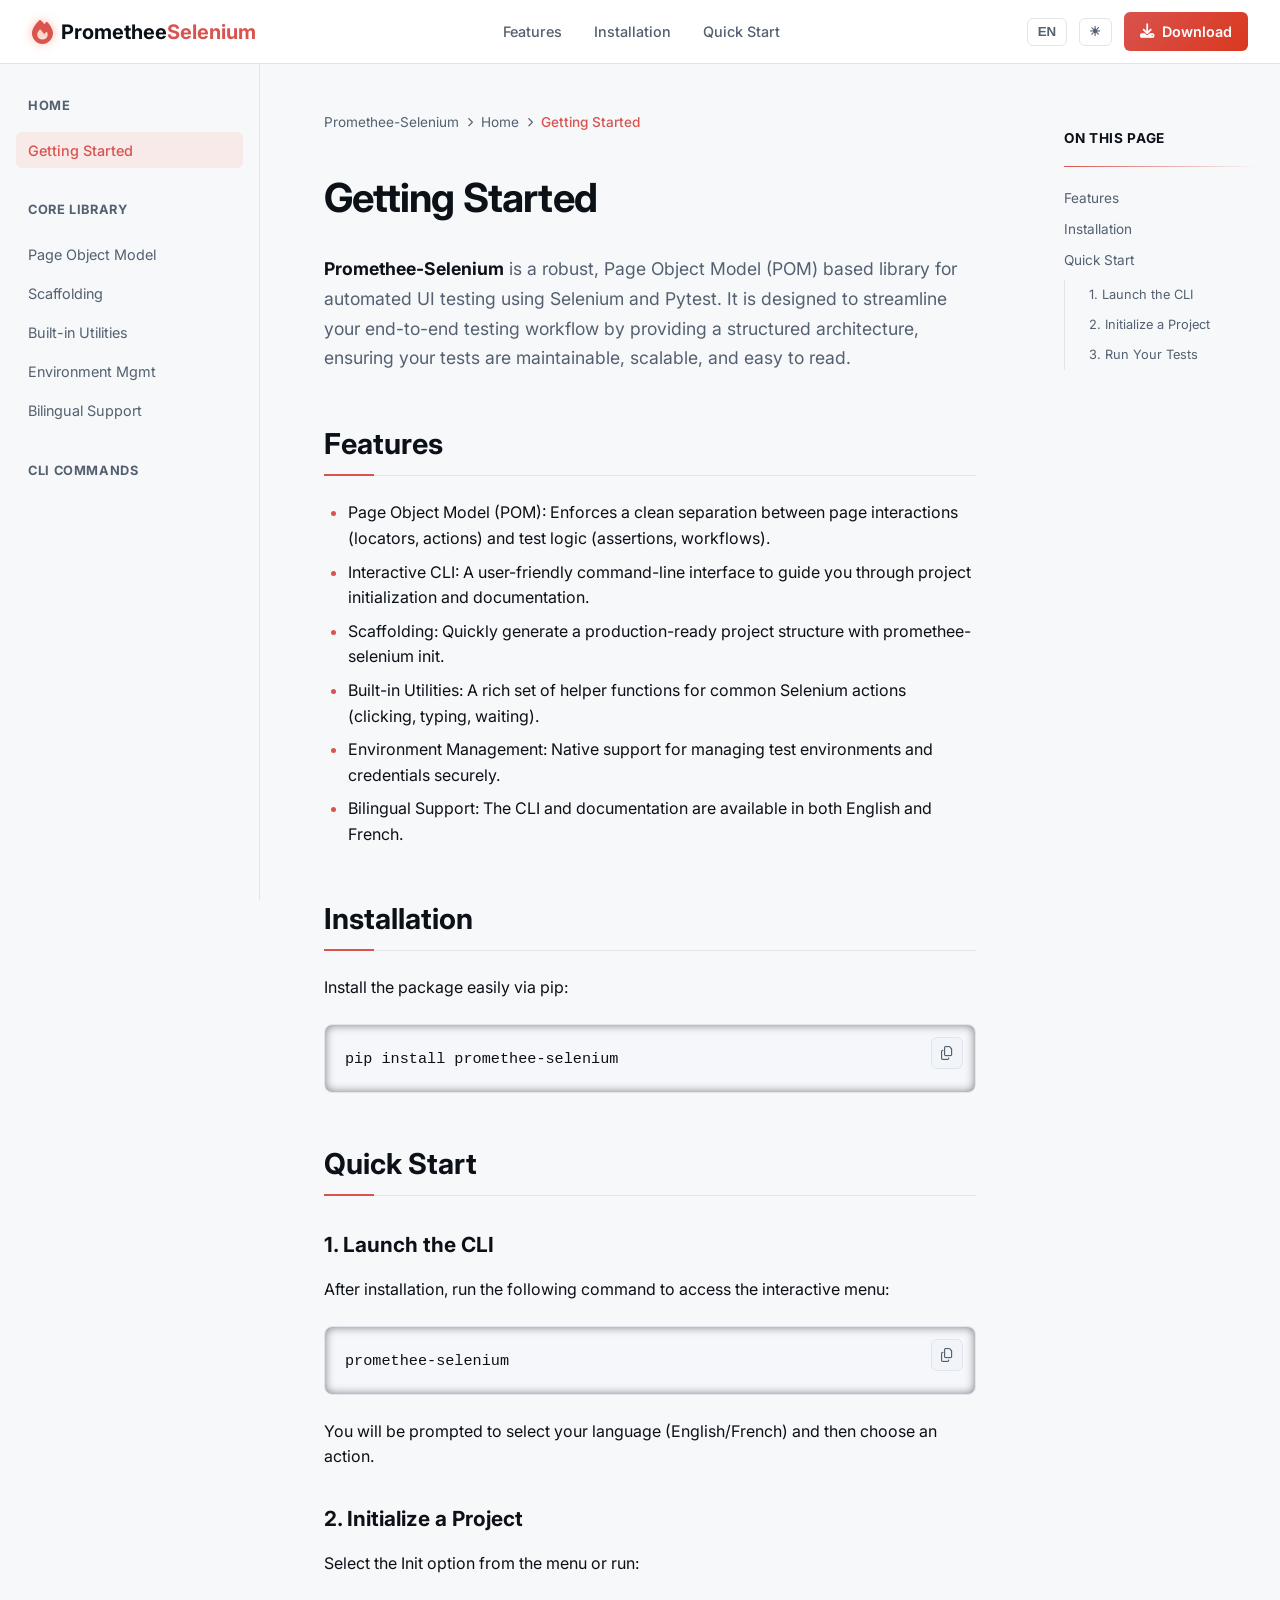
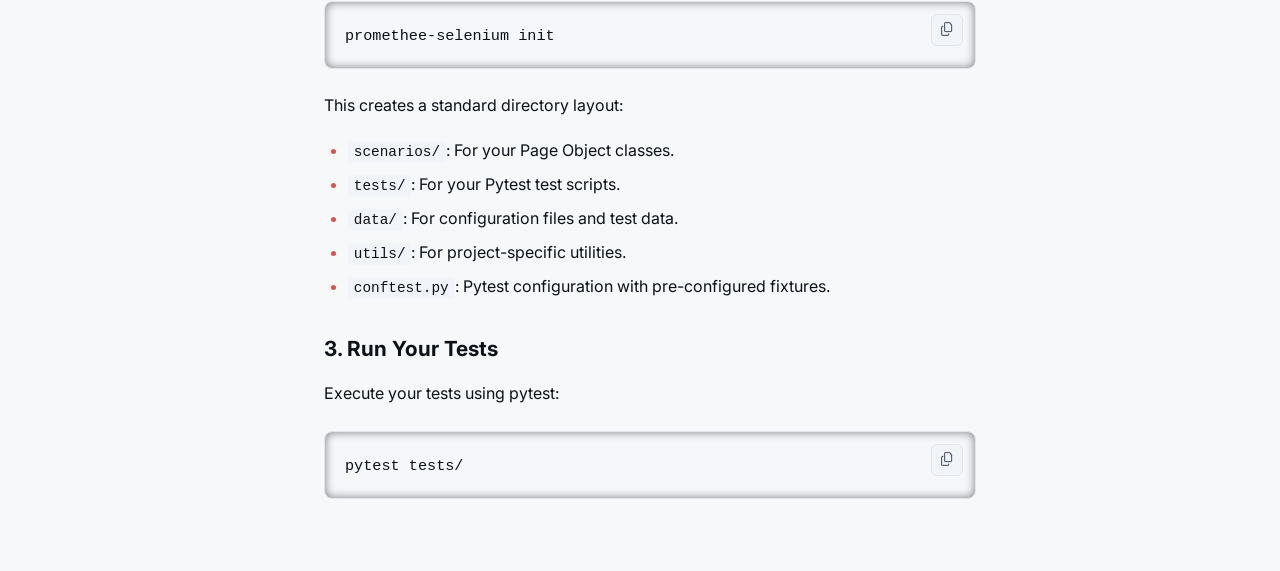
<file: docs/index.html>
<!DOCTYPE html>
<html lang="en">

<head>
    <meta charset="UTF-8">
    <meta name="viewport" content="width=device-width, initial-scale=1.0">
    <title>Promethee-Selenium Documentation</title>
    <link rel="stylesheet" href="styles.css">
    <link rel="preconnect" href="https://fonts.googleapis.com">
    <link rel="preconnect" href="https://fonts.gstatic.com" crossorigin>
    <link href="https://fonts.googleapis.com/css2?family=Inter:wght@400;500;600;700&display=swap" rel="stylesheet">
    <!-- Font Awesome for icons -->
    <link rel="stylesheet" href="https://cdnjs.cloudflare.com/ajax/libs/font-awesome/6.4.0/css/all.min.css">
</head>

<body>

    <header class="top-header">
        <div class="header-left">
            <a href="#" class="logo-container">
                <i class="fa-solid fa-fire logo-icon"></i>
                <span class="logo-text">Promethee<span class="logo-highlight">Selenium</span></span>
            </a>
        </div>
        <nav class="header-middle">
            <a href="#features" class="nav-link" data-i18n="header.features">Features</a>
            <a href="#installation" class="nav-link" data-i18n="header.installation">Installation</a>
            <a href="#quick-start" class="nav-link" data-i18n="header.quickStart">Quick Start</a>
        </nav>
        <div class="header-right">
            <button id="lang-toggle" class="lang-toggle">EN</button>
            <button id="theme-toggle" class="theme-toggle">🌙</button>
            <a href="https://pypi.org/project/promethee-selenium/" class="btn-download" target="_blank" rel="noopener noreferrer"><i class="fa-solid fa-download"></i> <span data-i18n="header.download">Download</span></a>
        </div>
    </header>

    <div class="main-container">
        <aside class="left-sidebar">
            <div class="sidebar-section">
                <h3 class="section-title" data-i18n="sidebar.home">Home <i class="fa-solid fa-chevron-up"></i></h3>
                <ul class="nav-list">
                    <li><a href="index.html" class="nav-item active" data-i18n="sidebar.gettingStarted">Getting Started</a></li>
                </ul>
            </div>

            <div class="sidebar-section">
                <h3 class="section-title" data-i18n="sidebar.coreLibrary">Core Library <i class="fa-solid fa-chevron-up"></i></h3>
                <ul class="nav-list">
                    <li><a href="page-object-model.html" class="nav-item" data-i18n="sidebar.pageObjectModel">Page Object Model</a></li>
                    <li><a href="scaffolding.html" class="nav-item" data-i18n="sidebar.scaffolding">Scaffolding</a></li>
                    <li><a href="built-in-utilities.html" class="nav-item" data-i18n="sidebar.builtInUtilities">Built-in Utilities</a></li>
                    <li><a href="environment-mgmt.html" class="nav-item" data-i18n="sidebar.environmentMgmt">Environment Mgmt</a></li>
                    <li><a href="bilingual-support.html" class="nav-item" data-i18n="sidebar.bilingualSupport">Bilingual Support</a></li>
                </ul>
            </div>

            <div class="sidebar-section">
                <h3 class="section-title" data-i18n="sidebar.cliCommands">CLI Commands <i class="fa-solid fa-chevron-down"></i></h3>
                <ul class="nav-list" style="display: none;">
                    <li><a href="cli-commands.html#init-command" class="nav-item" data-i18n="sidebar.init">init</a></li>
                    <li><a href="cli-commands.html#docs-command" class="nav-item" data-i18n="sidebar.docs">docs</a></li>
                </ul>
            </div>
        </aside>

        <main class="content-area">
            <div class="breadcrumbs">
                <span class="breadcrumb-item">Promethee-Selenium</span>
                <span class="breadcrumb-separator"><i class="fa-solid fa-chevron-right"></i></span>
                <span class="breadcrumb-item" data-i18n="sidebar.home">Home</span>
                <span class="breadcrumb-separator"><i class="fa-solid fa-chevron-right"></i></span>
                <span class="breadcrumb-item current-page" data-i18n="page.gettingStarted.title">Getting Started</span>
            </div>

            <article class="document-content">
                <h1 class="page-title" data-i18n="page.gettingStarted.title">Getting Started</h1>
                <p class="intro-text" data-i18n="page.gettingStarted.intro">
                    <strong>Promethee-Selenium</strong> is a robust, Page Object Model (POM) based library for automated
                    UI testing using Selenium and Pytest.
                    It is designed to streamline your end-to-end testing workflow by providing a structured
                    architecture, ensuring your tests are maintainable, scalable, and easy to read.
                </p>

                <h2 id="features" data-i18n="page.gettingStarted.featuresTitle">Features</h2>
                <ul>
                    <li data-i18n="page.gettingStarted.features.li1"><strong>Page Object Model (POM)</strong>: Enforces a clean separation between page interactions (locators, actions) and test logic (assertions, workflows).</li>
                    <li data-i18n="page.gettingStarted.features.li2"><strong>Interactive CLI</strong>: A user-friendly command-line interface to guide you through project initialization and documentation.</li>
                    <li data-i18n="page.gettingStarted.features.li3"><strong>Scaffolding</strong>: Quickly generate a production-ready project structure with <code>promethee-selenium init</code>.</li>
                    <li data-i18n="page.gettingStarted.features.li4"><strong>Built-in Utilities</strong>: A rich set of helper functions for common Selenium actions (clicking, typing, waiting).</li>
                    <li data-i18n="page.gettingStarted.features.li5"><strong>Environment Management</strong>: Native support for managing test environments and credentials securely.</li>
                    <li data-i18n="page.gettingStarted.features.li6"><strong>Bilingual Support</strong>: The CLI and documentation are available in both English and French.</li>
                </ul>

                <h2 id="installation" data-i18n="page.gettingStarted.installationTitle">Installation</h2>
                <p data-i18n="page.gettingStarted.installationText">Install the package easily via pip:</p>
                <div class="code-block">
                    <button class="copy-btn"><i class="fa-regular fa-copy"></i></button>
                    <code class="language-bash">pip install promethee-selenium</code>
                </div>

                <h2 id="quick-start" data-i18n="page.gettingStarted.quickStartTitle">Quick Start</h2>
                <h3 id="step-1" data-i18n="page.gettingStarted.step1Title">1. Launch the CLI</h3>
                <p data-i18n="page.gettingStarted.step1Text">After installation, run the following command to access the interactive menu:</p>
                <div class="code-block">
                    <button class="copy-btn"><i class="fa-regular fa-copy"></i></button>
                    <code class="language-bash">promethee-selenium</code>
                </div>
                <p data-i18n="page.gettingStarted.step1Note">You will be prompted to select your language (English/French) and then choose an action.</p>

                <h3 id="step-2" data-i18n="page.gettingStarted.step2Title">2. Initialize a Project</h3>
                <p data-i18n="page.gettingStarted.step2Text">Select the <strong>Init</strong> option from the menu or run:</p>
                <div class="code-block">
                    <button class="copy-btn"><i class="fa-regular fa-copy"></i></button>
                    <code class="language-bash">promethee-selenium init</code>
                </div>
                <p data-i18n="page.gettingStarted.step2Note">This creates a standard directory layout:</p>
                <ul>
                    <li><code>scenarios/</code>: For your Page Object classes.</li>
                    <li><code>tests/</code>: For your Pytest test scripts.</li>
                    <li><code>data/</code>: For configuration files and test data.</li>
                    <li><code>utils/</code>: For project-specific utilities.</li>
                    <li><code>conftest.py</code>: Pytest configuration with pre-configured fixtures.</li>
                </ul>

                <h3 id="step-3" data-i18n="page.gettingStarted.step3Title">3. Run Your Tests</h3>
                <p data-i18n="page.gettingStarted.step3Text">Execute your tests using pytest:</p>
                <div class="code-block">
                    <button class="copy-btn"><i class="fa-regular fa-copy"></i></button>
                    <code class="language-bash">pytest tests/</code>
                </div>

            </article>
        </main>

        <aside class="right-sidebar">
            <div class="toc-container">
                <h4 class="toc-title" data-i18n="toc.onThisPage">On this Page</h4>
                <div class="toc-line"></div>
                <ul class="toc-list">
                    <li><a href="#features" class="toc-link" data-i18n="page.gettingStarted.featuresTitle">Features</a></li>
                    <li><a href="#installation" class="toc-link" data-i18n="page.gettingStarted.installationTitle">Installation</a></li>
                    <li>
                        <a href="#quick-start" class="toc-link" data-i18n="page.gettingStarted.quickStartTitle">Quick Start</a>
                        <ul class="toc-sublist">
                            <li><a href="#step-1" class="toc-link sub-link" data-i18n="page.gettingStarted.step1Title">1. Launch CLI</a></li>
                            <li><a href="#step-2" class="toc-link sub-link" data-i18n="page.gettingStarted.step2Title">2. Initialize Project</a></li>
                            <li><a href="#step-3" class="toc-link sub-link" data-i18n="page.gettingStarted.step3Title">3. Run Tests</a></li>
                        </ul>
                    </li>
                </ul>
            </div>
        </aside>
    </div>

    <script src="script.js"></script>
</body>

</html>
</file>
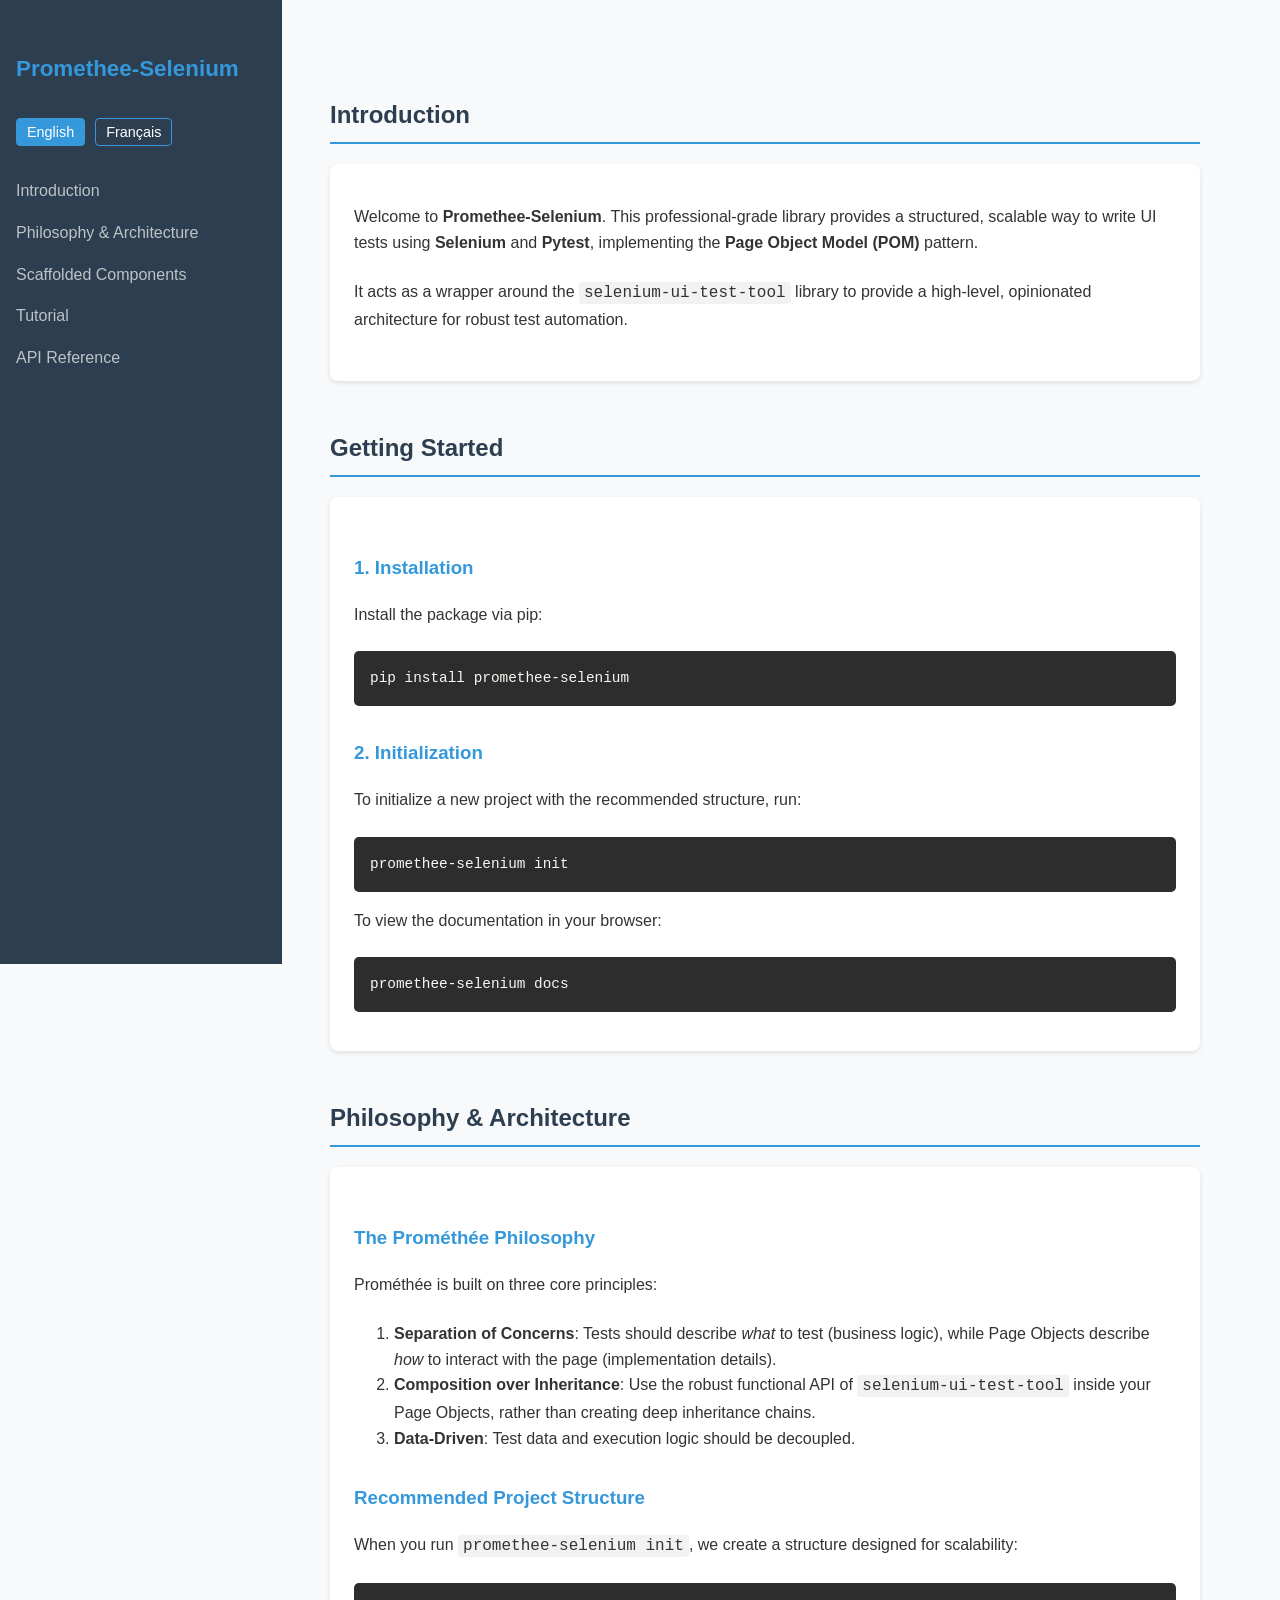
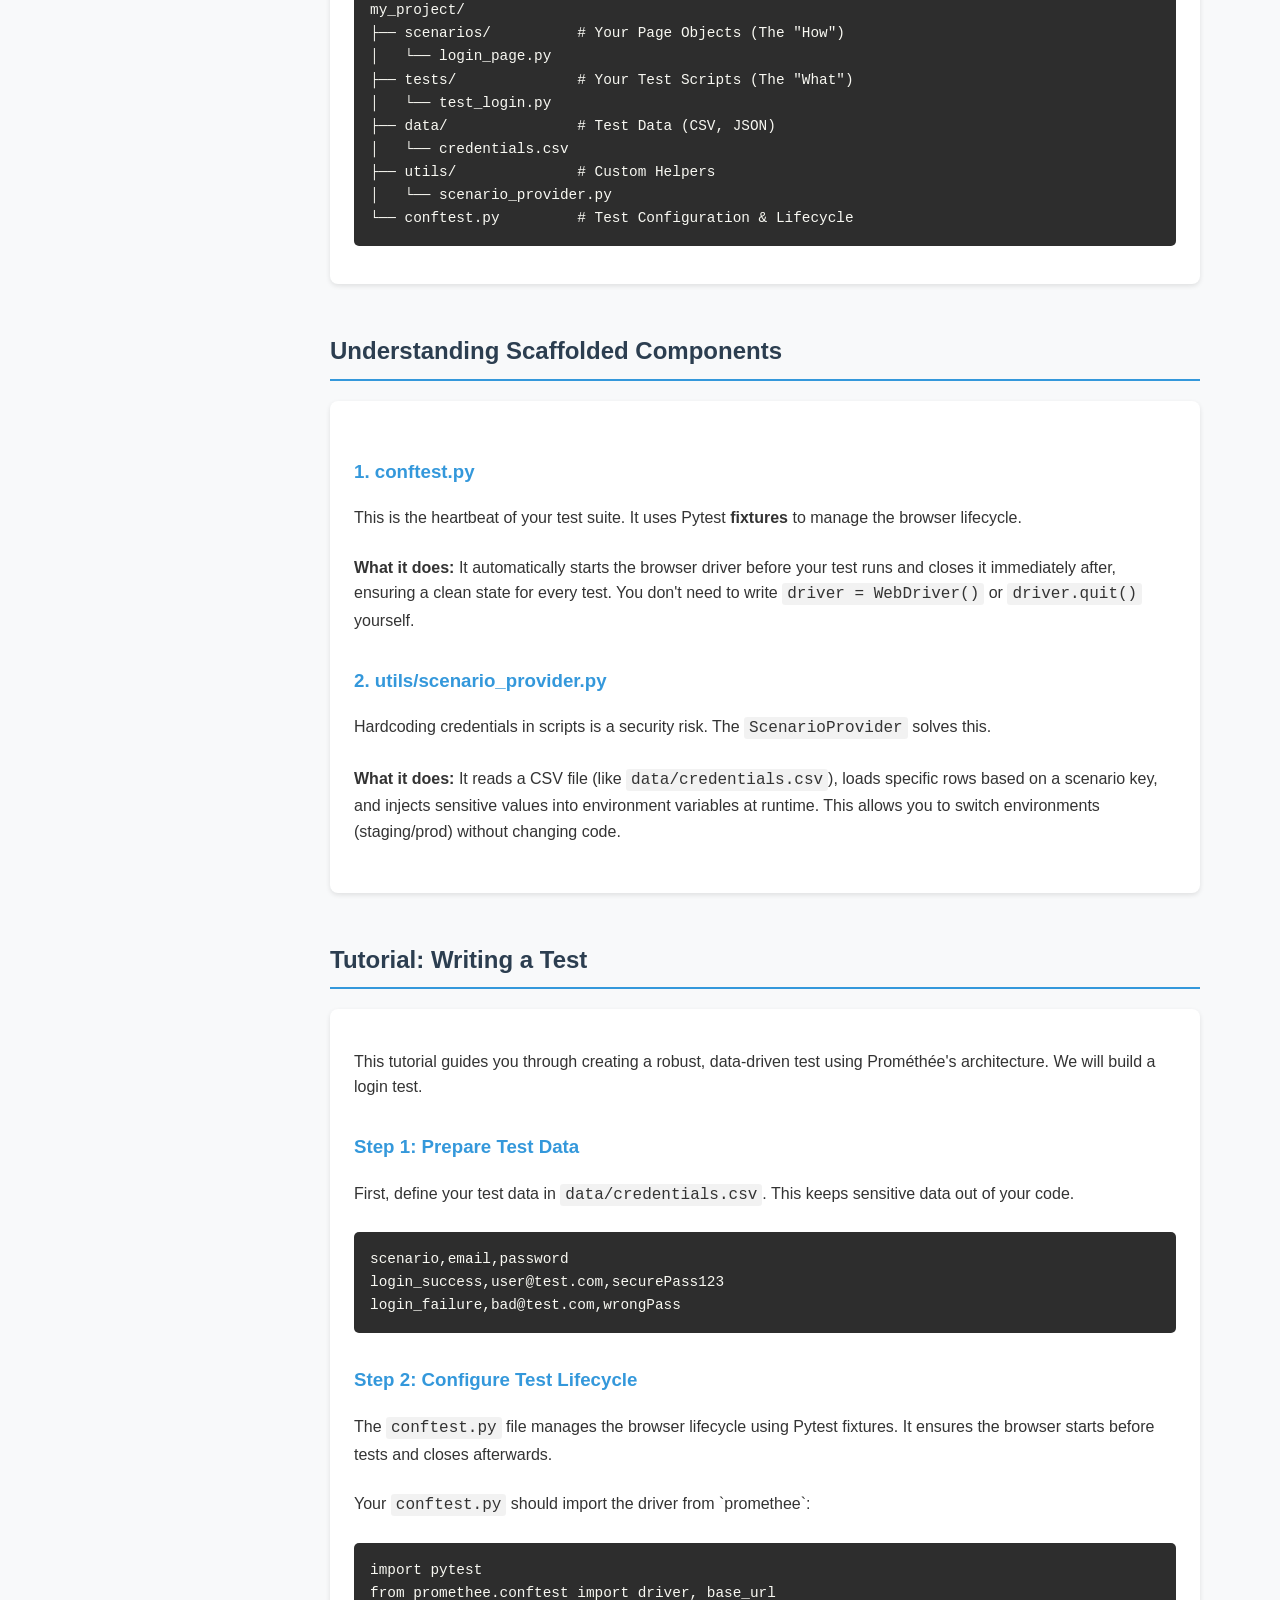
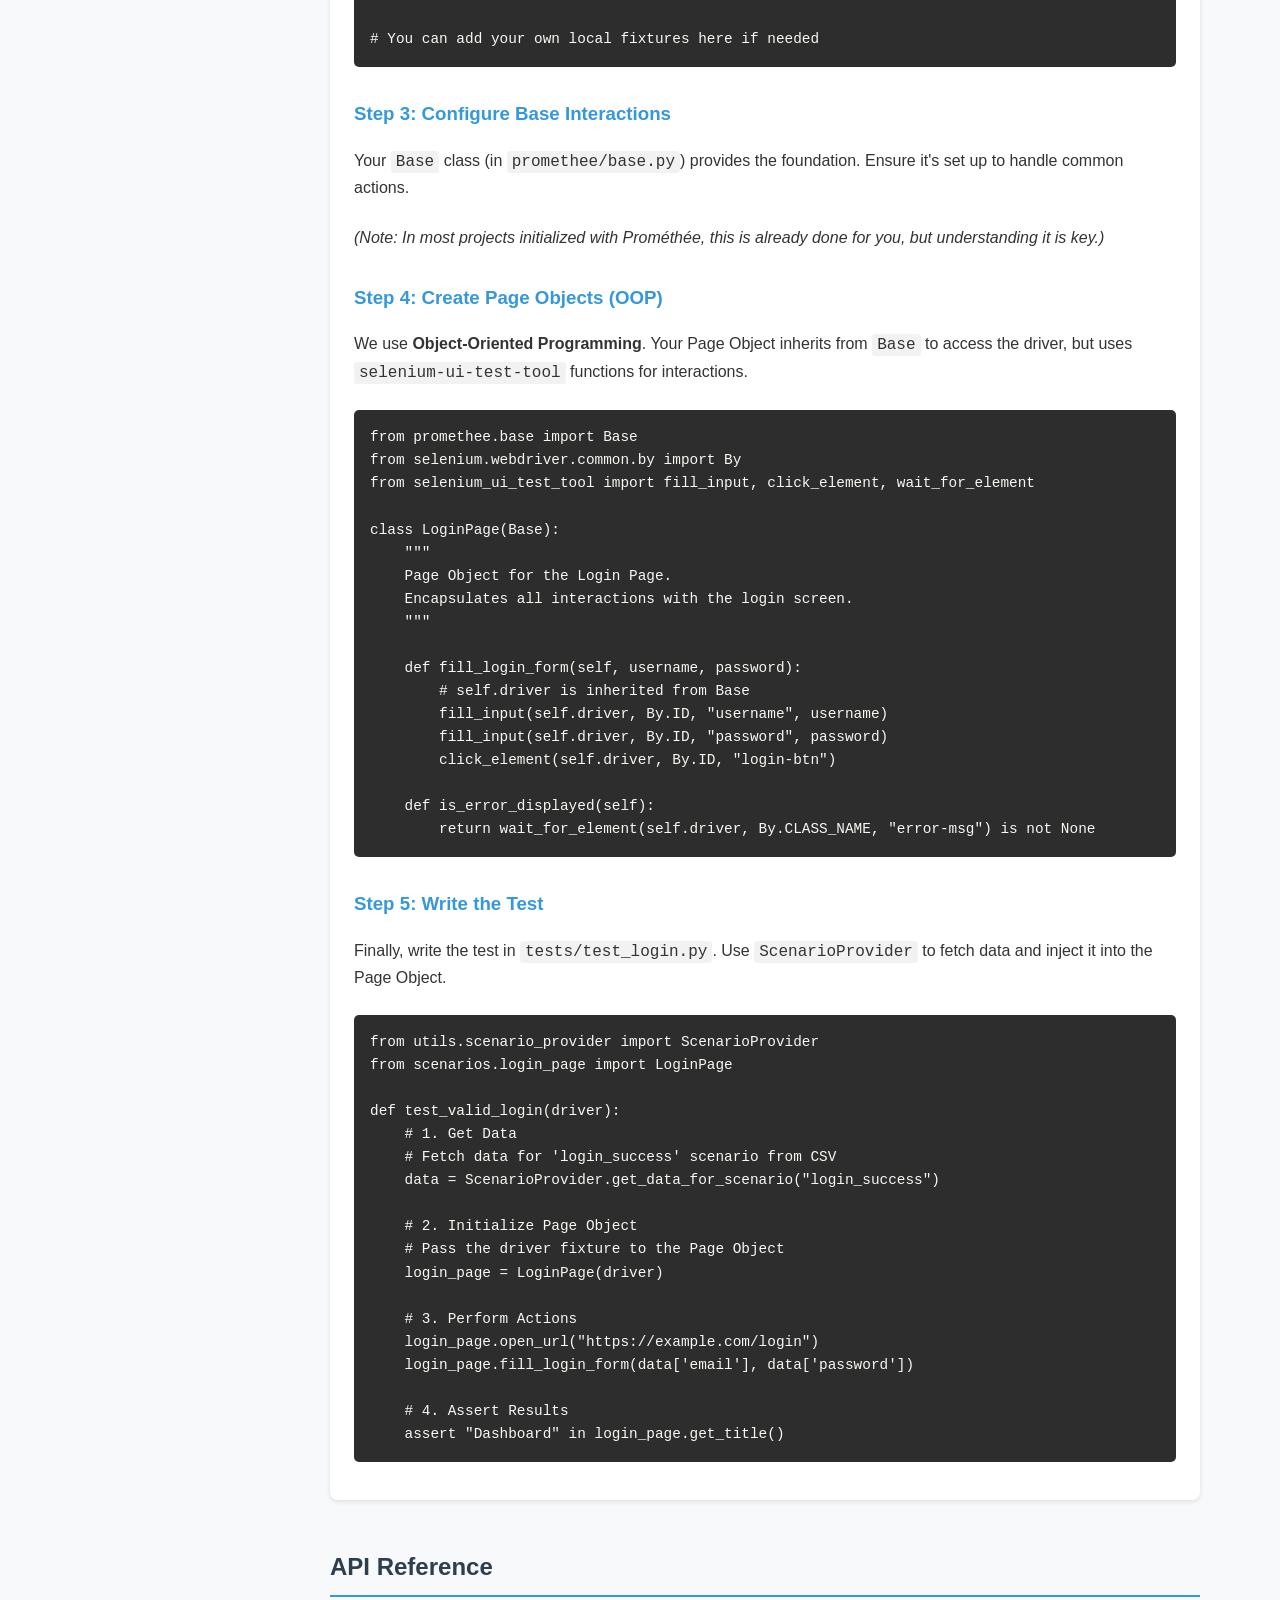
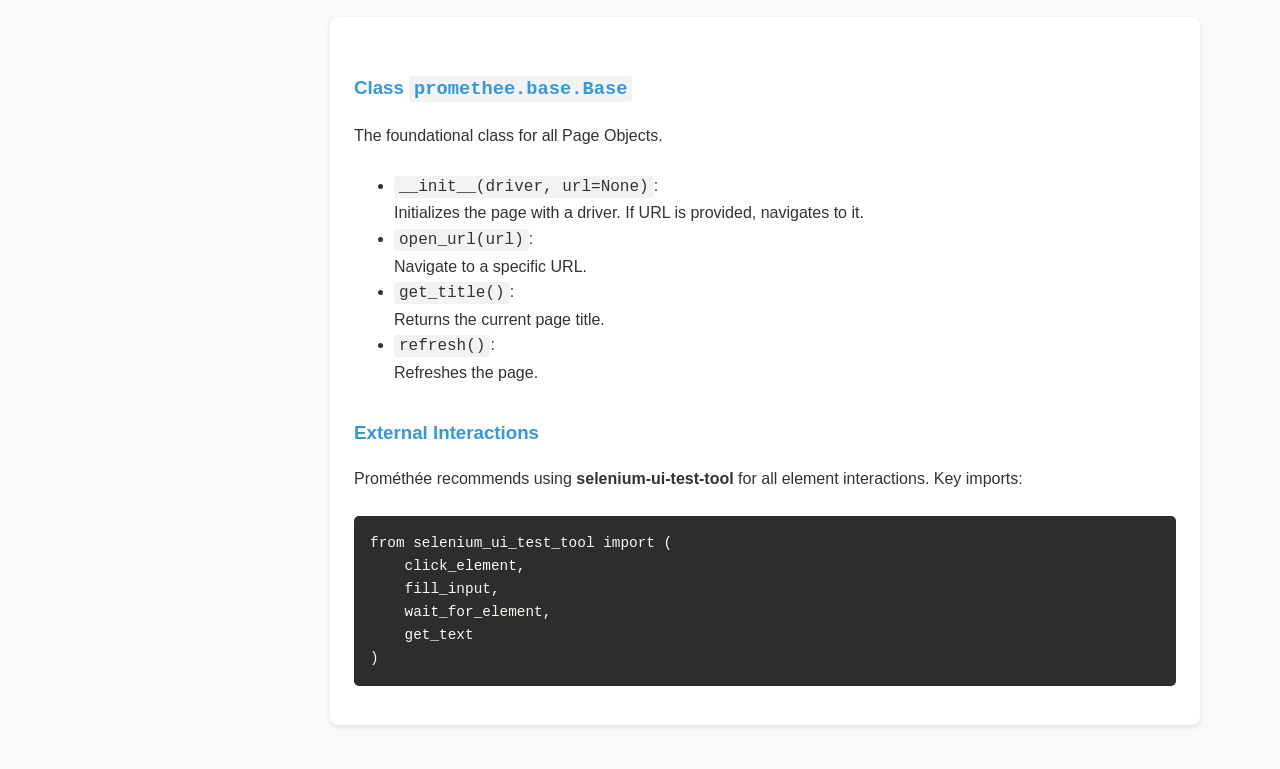
<file: lib/promethee/docs/index.html>
<!DOCTYPE html>
<html lang="en">

<head>
    <meta charset="UTF-8">
    <meta name="viewport" content="width=device-width, initial-scale=1.0">
    <title>Prométhée UI Documentation</title>
    <style>
        :root {
            --primary-color: #2c3e50;
            --secondary-color: #3498db;
            --accent-color: #e74c3c;
            --bg-color: #f8f9fa;
            --text-color: #333;
            --code-bg: #2d2d2d;
            --code-text: #f8f8f2;
        }

        body {
            font-family: 'Segoe UI', Tahoma, Geneva, Verdana, sans-serif;
            line-height: 1.6;
            color: var(--text-color);
            background-color: var(--bg-color);
            margin: 0;
            display: flex;
        }

        /* Sidebar Navigation */
        nav {
            width: 250px;
            background-color: var(--primary-color);
            color: white;
            height: 100vh;
            position: fixed;
            overflow-y: auto;
            padding: 2rem 1rem;
        }

        nav h1 {
            font-size: 1.4rem;
            margin-bottom: 2rem;
            color: var(--secondary-color);
        }

        nav ul {
            list-style: none;
            padding: 0;
        }

        nav li {
            margin-bottom: 1rem;
        }

        nav a {
            color: #bdc3c7;
            text-decoration: none;
            transition: 0.3s;
        }

        nav a:hover {
            color: white;
            padding-left: 5px;
        }

        /* Language Toggle in Nav */
        .lang-switch {
            margin-bottom: 2rem;
            display: flex;
            gap: 10px;
        }

        .lang-btn {
            background: transparent;
            border: 1px solid var(--secondary-color);
            color: white;
            padding: 5px 10px;
            cursor: pointer;
            border-radius: 4px;
            font-size: 0.9em;
        }

        .lang-btn.active {
            background: var(--secondary-color);
        }

        /* Main Content */
        main {
            margin-left: 250px;
            padding: 3rem 5rem;
            max-width: 1000px;
            width: 100%;
        }

        h2 {
            border-bottom: 2px solid var(--secondary-color);
            padding-bottom: 0.5rem;
            color: var(--primary-color);
            margin-top: 3rem;
        }

        h3 {
            color: var(--secondary-color);
            margin-top: 2rem;
        }

        h4 {
            color: var(--primary-color);
            margin-top: 1.5rem;
            border-left: 3px solid var(--secondary-color);
            padding-left: 10px;
        }

        p {
            margin-bottom: 1.5rem;
        }

        ul {
            margin-bottom: 1.5rem;
        }

        /* Cards */
        .section-card {
            background: white;
            padding: 1.5rem;
            border-radius: 8px;
            box-shadow: 0 2px 5px rgba(0, 0, 0, 0.1);
            margin-bottom: 2rem;
        }

        /* Code Blocks */
        pre {
            background-color: var(--code-bg);
            color: var(--code-text);
            padding: 1rem;
            border-radius: 5px;
            overflow-x: auto;
            font-size: 0.9rem;
        }

        code {
            font-family: 'Consolas', 'Monaco', monospace;
            background-color: rgba(0, 0, 0, 0.05);
            /* inline code bg */
            padding: 2px 5px;
            border-radius: 3px;
        }

        pre code {
            background-color: transparent;
            padding: 0;
        }

        /* Responsive */
        @media (max-width: 768px) {
            body {
                flex-direction: column;
            }

            nav {
                width: 100%;
                height: auto;
                position: relative;
                box-sizing: border-box;
            }

            main {
                margin-left: 0;
                padding: 2rem;
                box-sizing: border-box;
            }
        }

        /* Language Visibility */
        [data-lang] {
            display: none;
        }

        [data-lang="en"] {
            display: block;
            /* Default */
        }

        body.fr-mode [data-lang="en"] {
            display: none;
        }

        body.fr-mode [data-lang="fr"] {
            display: block;
        }
    </style>
</head>

<body>

    <nav>
        <h1>Promethee-Selenium</h1>

        <div class="lang-switch">
            <button class="lang-btn active" onclick="setLang('en')" id="btn-en">English</button>
            <button class="lang-btn" onclick="setLang('fr')" id="btn-fr">Français</button>
        </div>

        <ul>
            <li><a href="#intro" data-lang="en">Introduction</a><a href="#intro" data-lang="fr">Introduction</a></li>
            <li><a href="#philosophy" data-lang="en">Philosophy & Architecture</a><a href="#philosophy"
                    data-lang="fr">Philosophie & Architecture</a></li>
            <li><a href="#scaffolding" data-lang="en">Scaffolded Components</a><a href="#scaffolding"
                    data-lang="fr">Composants du Projet</a></li>
            <li><a href="#tutorial" data-lang="en">Tutorial</a><a href="#tutorial" data-lang="fr">Tutoriel</a></li>
            <li><a href="#api" data-lang="en">API Reference</a><a href="#api" data-lang="fr">Référence API</a></li>
        </ul>
    </nav>

    <main>
        <!-- INTRODUCTION -->
        <section id="intro">
            <h2 data-lang="en">Introduction</h2>
            <h2 data-lang="fr">Introduction</h2>
            <div class="section-card">
                <div data-lang="en">
                    <p>Welcome to <strong>Promethee-Selenium</strong>. This professional-grade library
                        provides a structured, scalable way to write UI tests using <strong>Selenium</strong> and
                        <strong>Pytest</strong>, implementing the <strong>Page Object Model (POM)</strong> pattern.
                    </p>
                    <p>It acts as a wrapper around the <code>selenium-ui-test-tool</code> library to provide a
                        high-level, opinionated architecture for robust test automation.</p>
                </div>
                <div data-lang="fr">
                    <p>Bienvenue sur <strong>Promethee-Selenium</strong>. Cette librairie de niveau
                        professionnel fournit une méthode structurée et évolutive pour écrire des tests d'interface
                        utilisateur avec <strong>Selenium</strong> et <strong>Pytest</strong>, en implémentant le modèle
                        <strong>Page Object Model (POM)</strong>.
                    </p>
                    <p>Elle agit comme une surcouche (wrapper) autour de la librairie <code>selenium-ui-test-tool</code>
                        pour offrir une architecture d'automatisation robuste.</p>
                </div>
            </div>
        </section>

        <!-- GETTING STARTED -->
        <section id="getting-started">
            <h2 data-lang="en">Getting Started</h2>
            <h2 data-lang="fr">Démarrage Rapide</h2>
            <div class="section-card">
                <div data-lang="en">
                    <h3>1. Installation</h3>
                    <p>Install the package via pip:</p>
                    <pre><code>pip install promethee-selenium</code></pre>

                    <h3>2. Initialization</h3>
                    <p>To initialize a new project with the recommended structure, run:</p>
                    <pre><code>promethee-selenium init</code></pre>

                    <p>To view the documentation in your browser:</p>
                    <pre><code>promethee-selenium docs</code></pre>
                </div>
                <div data-lang="fr">
                    <h3>1. Installation</h3>
                    <p>Installez le paquet via pip :</p>
                    <pre><code>pip install promethee-selenium</code></pre>

                    <h3>2. Initialisation</h3>
                    <p>Pour initialiser un nouveau projet avec la structure recommandée, lancez :</p>
                    <pre><code>promethee-selenium init</code></pre>

                    <p>Pour afficher la documentation dans votre navigateur :</p>
                    <pre><code>promethee-selenium docs</code></pre>
                </div>
            </div>
        </section>

        <!-- PHILOSOPHY & ARCHITECTURE -->
        <section id="philosophy">
            <h2 data-lang="en">Philosophy & Architecture</h2>
            <h2 data-lang="fr">Philosophie & Architecture</h2>

            <div class="section-card">
                <h3 data-lang="en">The Prométhée Philosophy</h3>
                <h3 data-lang="fr">La Philosophie Prométhée</h3>

                <div data-lang="en">
                    <p>Prométhée is built on three core principles:</p>
                    <ol>
                        <li><strong>Separation of Concerns</strong>: Tests should describe <em>what</em> to test
                            (business logic), while Page Objects describe <em>how</em> to interact with the page
                            (implementation details).</li>
                        <li><strong>Composition over Inheritance</strong>: Use the robust functional API of
                            <code>selenium-ui-test-tool</code> inside your Page Objects, rather than creating deep
                            inheritance chains.
                        </li>
                        <li><strong>Data-Driven</strong>: Test data and execution logic should be decoupled.</li>
                    </ol>
                </div>
                <div data-lang="fr">
                    <p>Prométhée est bâti sur trois principes clés :</p>
                    <ol>
                        <li><strong>Séparation des responsabilités</strong> : Les tests décrivent <em>quoi</em> tester
                            (logique métier), tandis que les Page Objects décrivent <em>comment</em> interagir avec la
                            page (détails d'implémentation).</li>
                        <li><strong>Composition plutôt qu'Héritage</strong> : Utilisez l'API fonctionnelle robuste de
                            <code>selenium-ui-test-tool</code> à l'intérieur de vos Page Objects, plutôt que de créer
                            des chaînes d'héritage complexes.
                        </li>
                        <li><strong>Piloté par les données</strong> : Les données de test et la logique d'exécution
                            doivent être découplées.</li>
                    </ol>
                </div>

                <h3 data-lang="en">Recommended Project Structure</h3>
                <h3 data-lang="fr">Structure de Projet Recommandée</h3>

                <div data-lang="en">
                    <p>When you run <code>promethee-selenium init</code>, we create a structure designed for
                        scalability:</p>
                </div>
                <div data-lang="fr">
                    <p>Lorsque vous lancez <code>promethee-selenium init</code>, nous créons une structure conçue pour
                        l'évolutivité :</p>
                </div>

                <pre><code>my_project/
├── scenarios/          # Your Page Objects (The "How")
│   └── login_page.py
├── tests/              # Your Test Scripts (The "What")
│   └── test_login.py
├── data/               # Test Data (CSV, JSON)
│   └── credentials.csv
├── utils/              # Custom Helpers
│   └── scenario_provider.py
└── conftest.py         # Test Configuration & Lifecycle</code></pre>
            </div>
        </section>

        <!-- SCAFFOLDED COMPONENTS -->
        <section id="scaffolding">
            <h2 data-lang="en">Understanding Scaffolded Components</h2>
            <h2 data-lang="fr">Comprendre les Composants Générés</h2>

            <div class="section-card">
                <h3 data-lang="en">1. conftest.py</h3>
                <h3 data-lang="fr">1. conftest.py</h3>
                <div data-lang="en">
                    <p>This is the heartbeat of your test suite. It uses Pytest <strong>fixtures</strong> to manage the
                        browser lifecycle.</p>
                    <p><strong>What it does:</strong> It automatically starts the browser driver before your test runs
                        and closes it immediately after, ensuring a clean state for every test. You don't need to write
                        <code>driver = WebDriver()</code> or <code>driver.quit()</code> yourself.
                    </p>
                </div>
                <div data-lang="fr">
                    <p>C'est le cœur de votre suite de tests. Il utilise les <strong>fixtures</strong> Pytest pour gérer
                        le cycle de vie du navigateur.</p>
                    <p><strong>Ce qu'il fait :</strong> Il démarre automatiquement le driver du navigateur avant votre
                        test et le ferme immédiatement après, garantissant un état propre pour chaque test. Vous n'avez
                        pas besoin d'écrire <code>driver = WebDriver()</code> ou <code>driver.quit()</code> vous-même.
                    </p>
                </div>

                <h3 data-lang="en">2. utils/scenario_provider.py</h3>
                <h3 data-lang="fr">2. utils/scenario_provider.py</h3>
                <div data-lang="en">
                    <p>Hardcoding credentials in scripts is a security risk. The <code>ScenarioProvider</code> solves
                        this.</p>
                    <p><strong>What it does:</strong> It reads a CSV file (like <code>data/credentials.csv</code>),
                        loads specific rows based on a scenario key, and injects sensitive values into environment
                        variables at runtime. This allows you to switch environments (staging/prod) without changing
                        code.</p>
                </div>
                <div data-lang="fr">
                    <p>Coder des identifiants en dur dans les scripts est un risque de sécurité. Le
                    <pre><code>pip install promethee-selenium</code></pre>ésout ce problème.
                    </p>
                    <p><strong>Ce qu'il fait :</strong> Il lit un fichier CSV (comme <code>data/credentials.csv</code>),
                        charge des lignes spécifiques basées sur une clé de scénario, et injecte les valeurs sensibles
                        dans des variables d'environnement au moment de l'exécution. Cela vous permet de changer
                        d'environnement (staging/prod) sans toucher au code.</p>
                </div>
            </div>
        </section>

        <!-- TUTORIAL -->
        <section id="tutorial">
            <h2 data-lang="en">Tutorial: Writing a Test</h2>
            <h2 data-lang="fr">Tutoriel : Écrire un Test</h2>

            <div class="section-card">
                <p data-lang="en">This tutorial guides you through creating a robust, data-driven test using Prométhée's
                    architecture. We will build a login test.</p>
                <p data-lang="fr">Ce tutoriel vous guide dans la création d'un test robuste et piloté par les données en
                    utilisant l'architecture de Prométhée. Nous allons créer un test de connexion.</p>

                <!-- STEP 1 -->
                <h3 data-lang="en">Step 1: Prepare Test Data</h3>
                <h3 data-lang="fr">Étape 1 : Préparer les Données de Test</h3>

                <div data-lang="en">
                    <p>First, define your test data in <code>data/credentials.csv</code>. This keeps sensitive data out
                        of your code.</p>
                </div>
                <div data-lang="fr">
                    <p>Tout d'abord, définissez vos données de test dans <code>data/credentials.csv</code>. Cela garde
                        les données sensibles hors de votre code.</p>
                </div>

                <pre><code>scenario,email,password
login_success,user@test.com,securePass123
login_failure,bad@test.com,wrongPass</code></pre>

                <!-- STEP 2 -->
                <h3 data-lang="en">Step 2: Configure Test Lifecycle</h3>
                <h3 data-lang="fr">Étape 2 : Configurer le Cycle de Vie des Tests</h3>

                <div data-lang="en">
                    <p>The <code>conftest.py</code> file manages the browser lifecycle using Pytest fixtures. It ensures
                        the browser starts before tests and closes afterwards.</p>
                    <p>Your <code>conftest.py</code> should import the driver from `promethee`:</p>
                </div>
                <div data-lang="fr">
                    <p>Le fichier <code>conftest.py</code> gère le cycle de vie du navigateur à l'aide des fixtures
                        Pytest. Il s'assure que le navigateur démarre avant les tests et se ferme après.</p>
                    <p>Votre <code>conftest.py</code> doit importer le driver depuis `promethee` :</p>
                </div>

                <pre><code>import pytest
from promethee.conftest import driver, base_url

# You can add your own local fixtures here if needed</code></pre>

                <!-- STEP 3 -->
                <h3 data-lang="en">Step 3: Configure Base Interactions</h3>
                <h3 data-lang="fr">Étape 3 : Configurer les Interactions de Base</h3>

                <div data-lang="en">
                    <p>Your <code>Base</code> class (in <code>promethee/base.py</code>) provides the foundation. Ensure
                        it's set up to handle common actions.</p>
                    <p><em>(Note: In most projects initialized with Prométhée, this is already done for you, but
                            understanding it is key.)</em></p>
                </div>
                <div data-lang="fr">
                    <p>Votre classe <code>Base</code> (dans <code>promethee/base.py</code>) fournit les fondations.
                        Assurez-vous qu'elle est configurée pour gérer les actions communes.</p>
                    <p><em>(Note : Dans la plupart des projets initialisés avec Prométhée, cela est déjà fait pour vous,
                            mais le comprendre est essentiel.)</em></p>
                </div>

                <!-- STEP 4 -->
                <h3 data-lang="en">Step 4: Create Page Objects (OOP)</h3>
                <h3 data-lang="fr">Étape 4 : Créer les Page Objects (POO)</h3>

                <div data-lang="en">
                    <p>We use <strong>Object-Oriented Programming</strong>. Your Page Object inherits from
                        <code>Base</code> to access the driver, but uses <code>selenium-ui-test-tool</code> functions
                        for interactions.
                    </p>
                </div>
                <div data-lang="fr">
                    <p>Nous utilisons la <strong>Programmation Orientée Objet</strong>. Votre Page Object hérite de
                        <code>Base</code> pour accéder au driver, mais utilise les fonctions de
                        <code>selenium-ui-test-tool</code> pour les interactions.
                    </p>
                </div>

                <pre><code>from promethee.base import Base
from selenium.webdriver.common.by import By
from selenium_ui_test_tool import fill_input, click_element, wait_for_element

class LoginPage(Base):
    """
    Page Object for the Login Page.
    Encapsulates all interactions with the login screen.
    """
    
    def fill_login_form(self, username, password):
        # self.driver is inherited from Base
        fill_input(self.driver, By.ID, "username", username)
        fill_input(self.driver, By.ID, "password", password)
        click_element(self.driver, By.ID, "login-btn")

    def is_error_displayed(self):
        return wait_for_element(self.driver, By.CLASS_NAME, "error-msg") is not None</code></pre>

                <!-- STEP 5 -->
                <h3 data-lang="en">Step 5: Write the Test</h3>
                <h3 data-lang="fr">Étape 5 : Écrire le Test</h3>

                <div data-lang="en">
                    <p>Finally, write the test in <code>tests/test_login.py</code>. Use <code>ScenarioProvider</code> to
                        fetch data and inject it into the Page Object.</p>
                </div>
                <div data-lang="fr">
                    <p>Enfin, écrivez le test dans <code>tests/test_login.py</code>. Utilisez
                        <code>ScenarioProvider</code> pour récupérer les données et les injecter dans le Page Object.
                    </p>
                </div>

                <pre><code>from utils.scenario_provider import ScenarioProvider
from scenarios.login_page import LoginPage

def test_valid_login(driver):
    # 1. Get Data
    # Fetch data for 'login_success' scenario from CSV
    data = ScenarioProvider.get_data_for_scenario("login_success")
    
    # 2. Initialize Page Object
    # Pass the driver fixture to the Page Object
    login_page = LoginPage(driver)
    
    # 3. Perform Actions
    login_page.open_url("https://example.com/login")
    login_page.fill_login_form(data['email'], data['password'])
    
    # 4. Assert Results
    assert "Dashboard" in login_page.get_title()</code></pre>

            </div>
        </section>

        <!-- API REFERENCE -->
        <section id="api">
            <h2 data-lang="en">API Reference</h2>
            <h2 data-lang="fr">Référence API</h2>

            <div class="section-card">
                <h3 data-lang="en">Class <code>promethee.base.Base</code></h3>
                <h3 data-lang="fr">Classe <code>promethee.base.Base</code></h3>

                <p data-lang="en">The foundational class for all Page Objects.</p>
                <p data-lang="fr">La classe fondamentale pour tous les Page Objects.</p>

                <ul>
                    <li><code>__init__(driver, url=None)</code>: <span data-lang="en">Initializes the page with a
                            driver. If URL is provided, navigates to it.</span><span data-lang="fr">Initialise la page
                            avec un driver. Si une URL est fournie, navigue vers celle-ci.</span></li>
                    <li><code>open_url(url)</code>: <span data-lang="en">Navigate to a specific URL.</span><span
                            data-lang="fr">Naviguer vers une URL spécifique.</span></li>
                    <li><code>get_title()</code>: <span data-lang="en">Returns the current page title.</span><span
                            data-lang="fr">Retourne le titre de la page courante.</span></li>
                    <li><code>refresh()</code>: <span data-lang="en">Refreshes the page.</span><span
                            data-lang="fr">Rafraîchit la page.</span></li>
                </ul>

                <h3 data-lang="en">External Interactions</h3>
                <h3 data-lang="fr">Interactions Externes</h3>

                <p data-lang="en">Prométhée recommends using <strong>selenium-ui-test-tool</strong> for all element
                    interactions. Key imports:</p>
                <p data-lang="fr">Prométhée recommande d'utiliser <strong>selenium-ui-test-tool</strong> pour toutes les
                    interactions avec les éléments. Imports clés :</p>

                <pre><code>from selenium_ui_test_tool import (
    click_element, 
    fill_input, 
    wait_for_element, 
    get_text
)</code></pre>
            </div>
        </section>

    </main>

    <script>
        function setLang(lang) {
            document.body.classList.remove('fr-mode');
            if (lang === 'fr') {
                document.body.classList.add('fr-mode');
            }

            // Update buttons
            document.querySelectorAll('.lang-btn').forEach(btn => btn.classList.remove('active'));
            document.getElementById('btn-' + lang).classList.add('active');
        }

        // Auto-detect language
        if (navigator.language.startsWith('fr')) {
            setLang('fr');
        }
    </script>
</body>

</html>
</file>
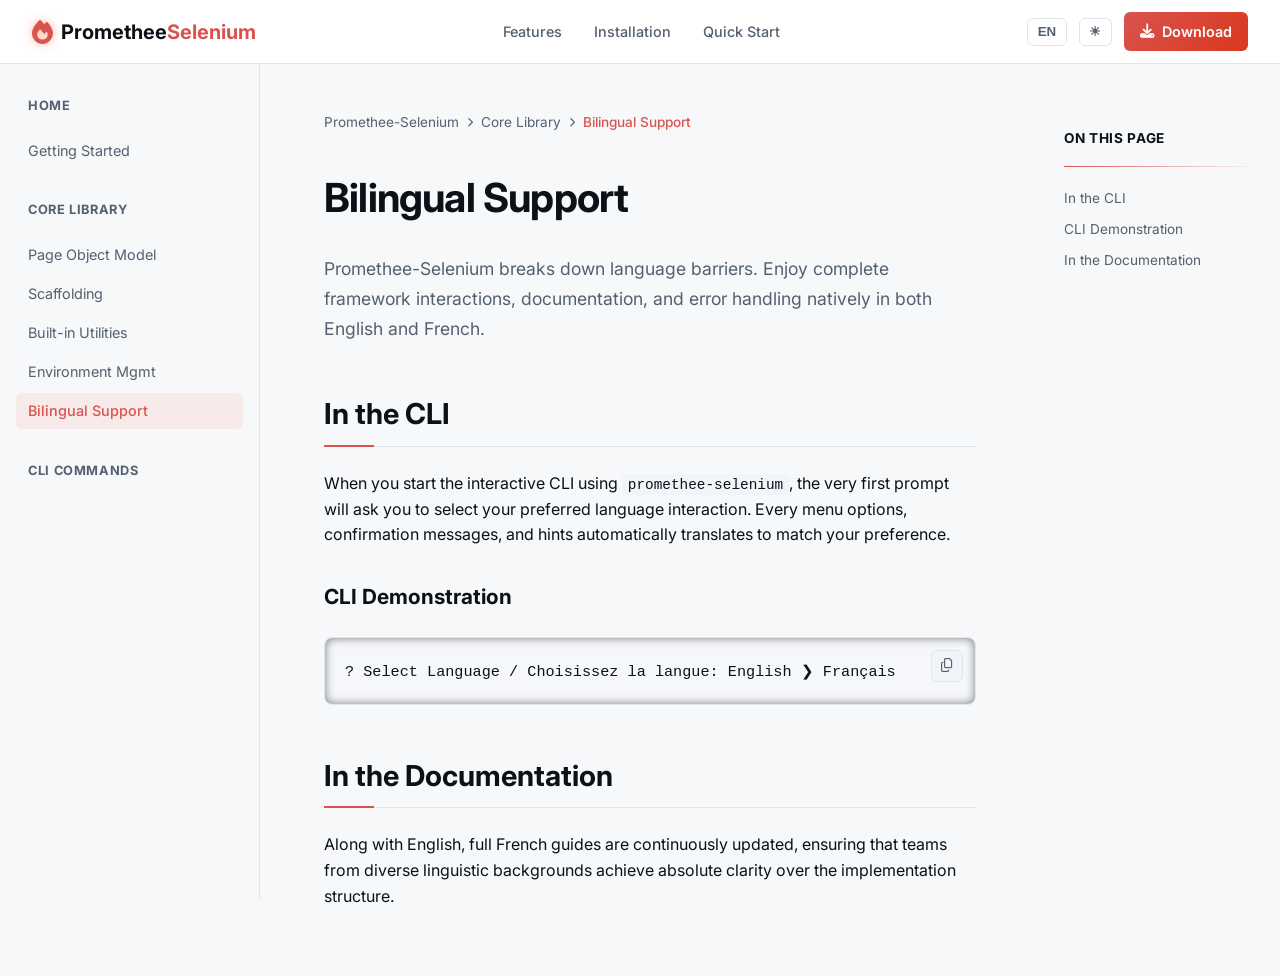
<file: docs/bilingual-support.html>
<!DOCTYPE html>
<html lang="en">

<head>
    <meta charset="UTF-8">
    <meta name="viewport" content="width=device-width, initial-scale=1.0">
    <title>Bilingual Support - Promethee-Selenium</title>
    <link rel="stylesheet" href="styles.css">
    <link rel="preconnect" href="https://fonts.googleapis.com">
    <link rel="preconnect" href="https://fonts.gstatic.com" crossorigin>
    <link href="https://fonts.googleapis.com/css2?family=Inter:wght@400;500;600;700&display=swap" rel="stylesheet">
    <!-- Font Awesome for icons -->
    <link rel="stylesheet" href="https://cdnjs.cloudflare.com/ajax/libs/font-awesome/6.4.0/css/all.min.css">
</head>

<body>

    <header class="top-header">
        <div class="header-left">
            <a href="index.html" class="logo-container">
                <i class="fa-solid fa-fire logo-icon"></i>
                <span class="logo-text">Promethee<span class="logo-highlight">Selenium</span></span>
            </a>
        </div>
        <nav class="header-middle">
            <a href="index.html#features" class="nav-link" data-i18n="header.features">Features</a>
            <a href="index.html#installation" class="nav-link" data-i18n="header.installation">Installation</a>
            <a href="index.html#quick-start" class="nav-link" data-i18n="header.quickStart">Quick Start</a>
        </nav>
        <div class="header-right">
            <button id="lang-toggle" class="lang-toggle">EN</button>
              <button id="theme-toggle" class="theme-toggle">🌙</button>
              <a href="https://pypi.org/project/promethee-selenium/" class="btn-download" target="_blank" rel="noopener noreferrer"><i class="fa-solid fa-download"></i> Download</a>
        </div>
    </header>

    <div class="main-container">
        <aside class="left-sidebar">
            <div class="sidebar-section">
                <h3 class="section-title" data-i18n="sidebar.home">Home <i class="fa-solid fa-chevron-up"></i></h3>
                <ul class="nav-list">
                    <li><a href="index.html" class="nav-item" data-i18n="sidebar.gettingStarted">Getting Started</a></li>
                </ul>
            </div>

            <div class="sidebar-section">
                <h3 class="section-title" data-i18n="sidebar.coreLibrary">Core Library <i class="fa-solid fa-chevron-up"></i></h3>
                <ul class="nav-list">
                    <li><a href="page-object-model.html" class="nav-item" data-i18n="sidebar.pageObjectModel">Page Object Model</a></li>
                    <li><a href="scaffolding.html" class="nav-item" data-i18n="sidebar.scaffolding">Scaffolding</a></li>
                    <li><a href="built-in-utilities.html" class="nav-item" data-i18n="sidebar.builtInUtilities">Built-in Utilities</a></li>
                    <li><a href="environment-mgmt.html" class="nav-item" data-i18n="sidebar.environmentMgmt">Environment Mgmt</a></li>
                    <li><a href="bilingual-support.html" class="nav-item active" data-i18n="sidebar.bilingualSupport">Bilingual Support</a></li>
                </ul>
            </div>

            <div class="sidebar-section">
                <h3 class="section-title" data-i18n="sidebar.cliCommands">CLI Commands <i class="fa-solid fa-chevron-down"></i></h3>
                <ul class="nav-list" style="display: none;">
                    <li><a href="cli-commands.html#init-command" class="nav-item" data-i18n="sidebar.init">init</a></li>
                    <li><a href="cli-commands.html#docs-command" class="nav-item" data-i18n="sidebar.docs">docs</a></li>
                </ul>
            </div>
        </aside>

        <main class="content-area">
            <div class="breadcrumbs">
                <span class="breadcrumb-item">Promethee-Selenium</span>
                <span class="breadcrumb-separator"><i class="fa-solid fa-chevron-right"></i></span>
                <span class="breadcrumb-item" data-i18n="sidebar.coreLibrary">Core Library</span>
                <span class="breadcrumb-separator"><i class="fa-solid fa-chevron-right"></i></span>
                <span class="breadcrumb-item current-page" data-i18n="page.bilingual.title">Bilingual Support</span>
            </div>

            <article class="document-content">
                <h1 class="page-title" data-i18n="page.bilingual.title">Bilingual Support</h1>
                <p class="intro-text" data-i18n="page.bilingual.intro">
                    Promethee-Selenium breaks down language barriers. Enjoy complete framework interactions, documentation, and error handling natively in both <strong>English</strong> and <strong>French</strong>.
                </p>

                <h2 id="cli">In the CLI</h2>
                <p>When you start the interactive CLI using <code>promethee-selenium</code>, the very first prompt will ask you to select your preferred language interaction. Every menu options, confirmation messages, and hints automatically translates to match your preference.</p>
                
                <h3 id="example-cli">CLI Demonstration</h3>
                <div class="code-block">
                    <button class="copy-btn"><i class="fa-regular fa-copy"></i></button>
                    <code class="language-bash">? Select Language / Choisissez la langue: 
  English
❯ Français</code>
                </div>

                <h2 id="documentation">In the Documentation</h2>
                <p>Along with English, full French guides are continuously updated, ensuring that teams from diverse linguistic backgrounds achieve absolute clarity over the implementation structure.</p>
            </article>
        </main>

        <aside class="right-sidebar">
            <div class="toc-container">
                <h4 class="toc-title">On this Page</h4>
                <div class="toc-line"></div>
                <ul class="toc-list">
                    <li><a href="#cli" class="toc-link">In the CLI</a></li>
                    <li><a href="#example-cli" class="toc-link">CLI Demonstration</a></li>
                    <li><a href="#documentation" class="toc-link">In the Documentation</a></li>
                </ul>
            </div>
        </aside>
    </div>

    <script src="script.js"></script>
</body>

</html>
</file>
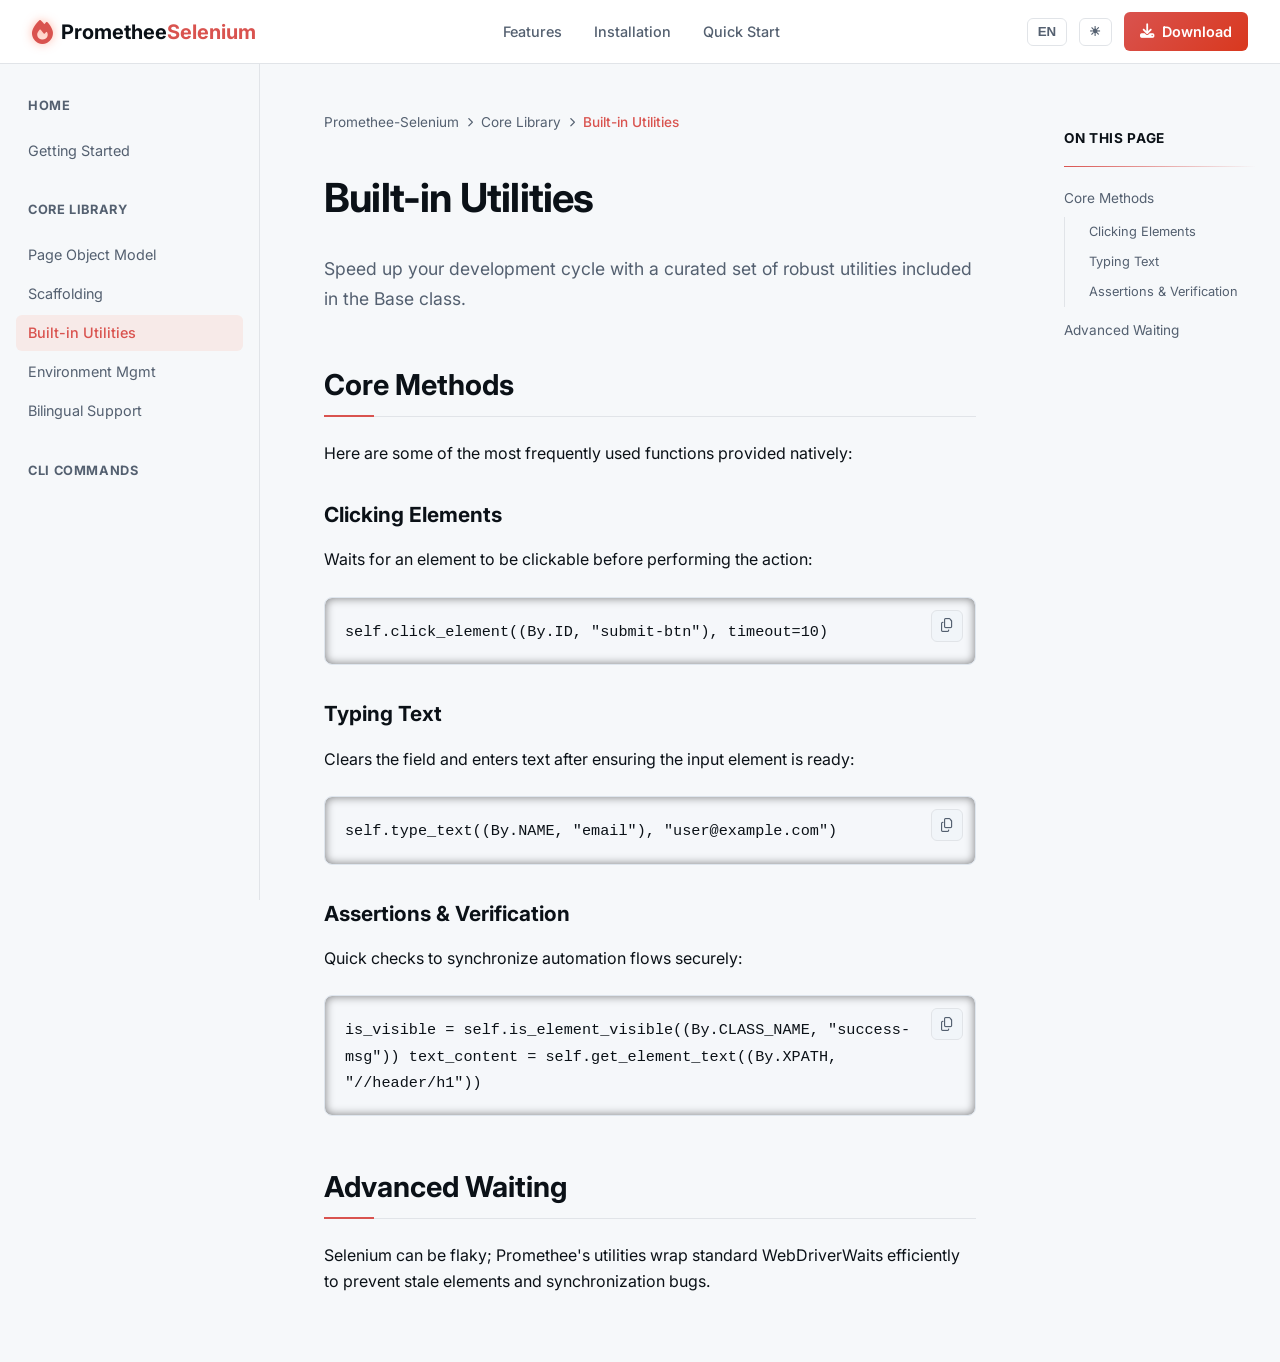
<file: docs/built-in-utilities.html>
<!DOCTYPE html>
<html lang="en">

<head>
    <meta charset="UTF-8">
    <meta name="viewport" content="width=device-width, initial-scale=1.0">
    <title>Built-in Utilities - Promethee-Selenium</title>
    <link rel="stylesheet" href="styles.css">
    <link rel="preconnect" href="https://fonts.googleapis.com">
    <link rel="preconnect" href="https://fonts.gstatic.com" crossorigin>
    <link href="https://fonts.googleapis.com/css2?family=Inter:wght@400;500;600;700&display=swap" rel="stylesheet">
    <!-- Font Awesome for icons -->
    <link rel="stylesheet" href="https://cdnjs.cloudflare.com/ajax/libs/font-awesome/6.4.0/css/all.min.css">
</head>

<body>

    <header class="top-header">
        <div class="header-left">
            <a href="index.html" class="logo-container">
                <i class="fa-solid fa-fire logo-icon"></i>
                <span class="logo-text">Promethee<span class="logo-highlight">Selenium</span></span>
            </a>
        </div>
        <nav class="header-middle">
            <a href="index.html#features" class="nav-link" data-i18n="header.features">Features</a>
            <a href="index.html#installation" class="nav-link" data-i18n="header.installation">Installation</a>
            <a href="index.html#quick-start" class="nav-link" data-i18n="header.quickStart">Quick Start</a>
        </nav>
        <div class="header-right">
            <button id="lang-toggle" class="lang-toggle">EN</button>
            <button id="theme-toggle" class="theme-toggle">🌙</button>
            <a href="https://pypi.org/project/promethee-selenium/" class="btn-download" target="_blank" rel="noopener noreferrer"><i class="fa-solid fa-download"></i> <span data-i18n="header.download">Download</span></a>
        </div>
    </header>

    <div class="main-container">
        <aside class="left-sidebar">
            <div class="sidebar-section">
                <h3 class="section-title" data-i18n="sidebar.home">Home <i class="fa-solid fa-chevron-up"></i></h3>
                <ul class="nav-list">
                    <li><a href="index.html" class="nav-item" data-i18n="sidebar.gettingStarted">Getting Started</a></li>
                </ul>
            </div>

            <div class="sidebar-section">
                <h3 class="section-title" data-i18n="sidebar.coreLibrary">Core Library <i class="fa-solid fa-chevron-up"></i></h3>
                <ul class="nav-list">
                    <li><a href="page-object-model.html" class="nav-item" data-i18n="sidebar.pageObjectModel">Page Object Model</a></li>
                    <li><a href="scaffolding.html" class="nav-item" data-i18n="sidebar.scaffolding">Scaffolding</a></li>
                    <li><a href="built-in-utilities.html" class="nav-item active" data-i18n="sidebar.builtInUtilities">Built-in Utilities</a></li>
                    <li><a href="environment-mgmt.html" class="nav-item" data-i18n="sidebar.environmentMgmt">Environment Mgmt</a></li>
                    <li><a href="bilingual-support.html" class="nav-item" data-i18n="sidebar.bilingualSupport">Bilingual Support</a></li>
                </ul>
            </div>

            <div class="sidebar-section">
                <h3 class="section-title" data-i18n="sidebar.cliCommands">CLI Commands <i class="fa-solid fa-chevron-down"></i></h3>
                <ul class="nav-list" style="display: none;">
                    <li><a href="cli-commands.html#init-command" class="nav-item" data-i18n="sidebar.init">init</a></li>
                    <li><a href="cli-commands.html#docs-command" class="nav-item" data-i18n="sidebar.docs">docs</a></li>
                </ul>
            </div>
        </aside>

        <main class="content-area">
            <div class="breadcrumbs">
                <span class="breadcrumb-item">Promethee-Selenium</span>
                <span class="breadcrumb-separator"><i class="fa-solid fa-chevron-right"></i></span>
                <span class="breadcrumb-item" data-i18n="sidebar.coreLibrary">Core Library</span>
                <span class="breadcrumb-separator"><i class="fa-solid fa-chevron-right"></i></span>
                <span class="breadcrumb-item current-page" data-i18n="page.utils.title">Built-in Utilities</span>
            </div>

            <article class="document-content">
                <h1 class="page-title" data-i18n="page.utils.title">Built-in Utilities</h1>
                <p class="intro-text" data-i18n="page.utils.intro">
                    Speed up your development cycle with a curated set of <strong>robust utilities</strong> included in the <code>Base</code> class, pre-configured with explicit waits and reliable DOM interactions.
                </p>

                <h2 id="core-methods" data-i18n="page.utils.coreMethods">Core Methods</h2>
                <p data-i18n="page.utils.coreMethods.text">Here are some of the most frequently used functions provided natively:</p>

                <h3 id="clicking" data-i18n="page.utils.clicking">Clicking Elements</h3>
                <p data-i18n="page.utils.clicking.text">Waits for an element to be clickable before performing the action:</p>
                <div class="code-block">
                    <button class="copy-btn"><i class="fa-regular fa-copy"></i></button>
                    <code class="language-python">self.click_element((By.ID, "submit-btn"), timeout=10)</code>
                </div>

                <h3 id="typing" data-i18n="page.utils.typing">Typing Text</h3>
                <p data-i18n="page.utils.typing.text">Clears the field and enters text after ensuring the input element is ready:</p>
                <div class="code-block">
                    <button class="copy-btn"><i class="fa-regular fa-copy"></i></button>
                    <code class="language-python">self.type_text((By.NAME, "email"), "user@example.com")</code>
                </div>

                <h3 id="assertions" data-i18n="page.utils.assertions">Assertions &amp; Verification</h3>
                <p data-i18n="page.utils.assertions.text">Quick checks to synchronize automation flows securely:</p>
                <div class="code-block">
                    <button class="copy-btn"><i class="fa-regular fa-copy"></i></button>
                    <code class="language-python">is_visible = self.is_element_visible((By.CLASS_NAME, "success-msg"))
text_content = self.get_element_text((By.XPATH, "//header/h1"))</code>
                </div>

                <h2 id="waits" data-i18n="page.utils.waits">Advanced Waiting</h2>
                <p data-i18n="page.utils.waits.text">Selenium can be flaky; Promethee's utilities wrap standard WebDriverWaits efficiently to prevent stale elements and synchronization bugs.</p>
            </article>
        </main>

        <aside class="right-sidebar">
            <div class="toc-container">
                <h4 class="toc-title" data-i18n="toc.onThisPage">On this Page</h4>
                <div class="toc-line"></div>
                <ul class="toc-list">
                    <li>
                        <a href="#core-methods" class="toc-link" data-i18n="page.utils.coreMethods">Core Methods</a>
                        <ul class="toc-sublist">
                            <li><a href="#clicking" class="toc-link sub-link" data-i18n="page.utils.clicking">Clicking</a></li>
                            <li><a href="#typing" class="toc-link sub-link" data-i18n="page.utils.typing">Typing</a></li>
                            <li><a href="#assertions" class="toc-link sub-link" data-i18n="page.utils.assertions">Assertions</a></li>
                        </ul>
                    </li>
                    <li><a href="#waits" class="toc-link" data-i18n="page.utils.waits">Advanced Waiting</a></li>
                </ul>
            </div>
        </aside>
    </div>

    <script src="script.js"></script>
</body>

</html>
</file>
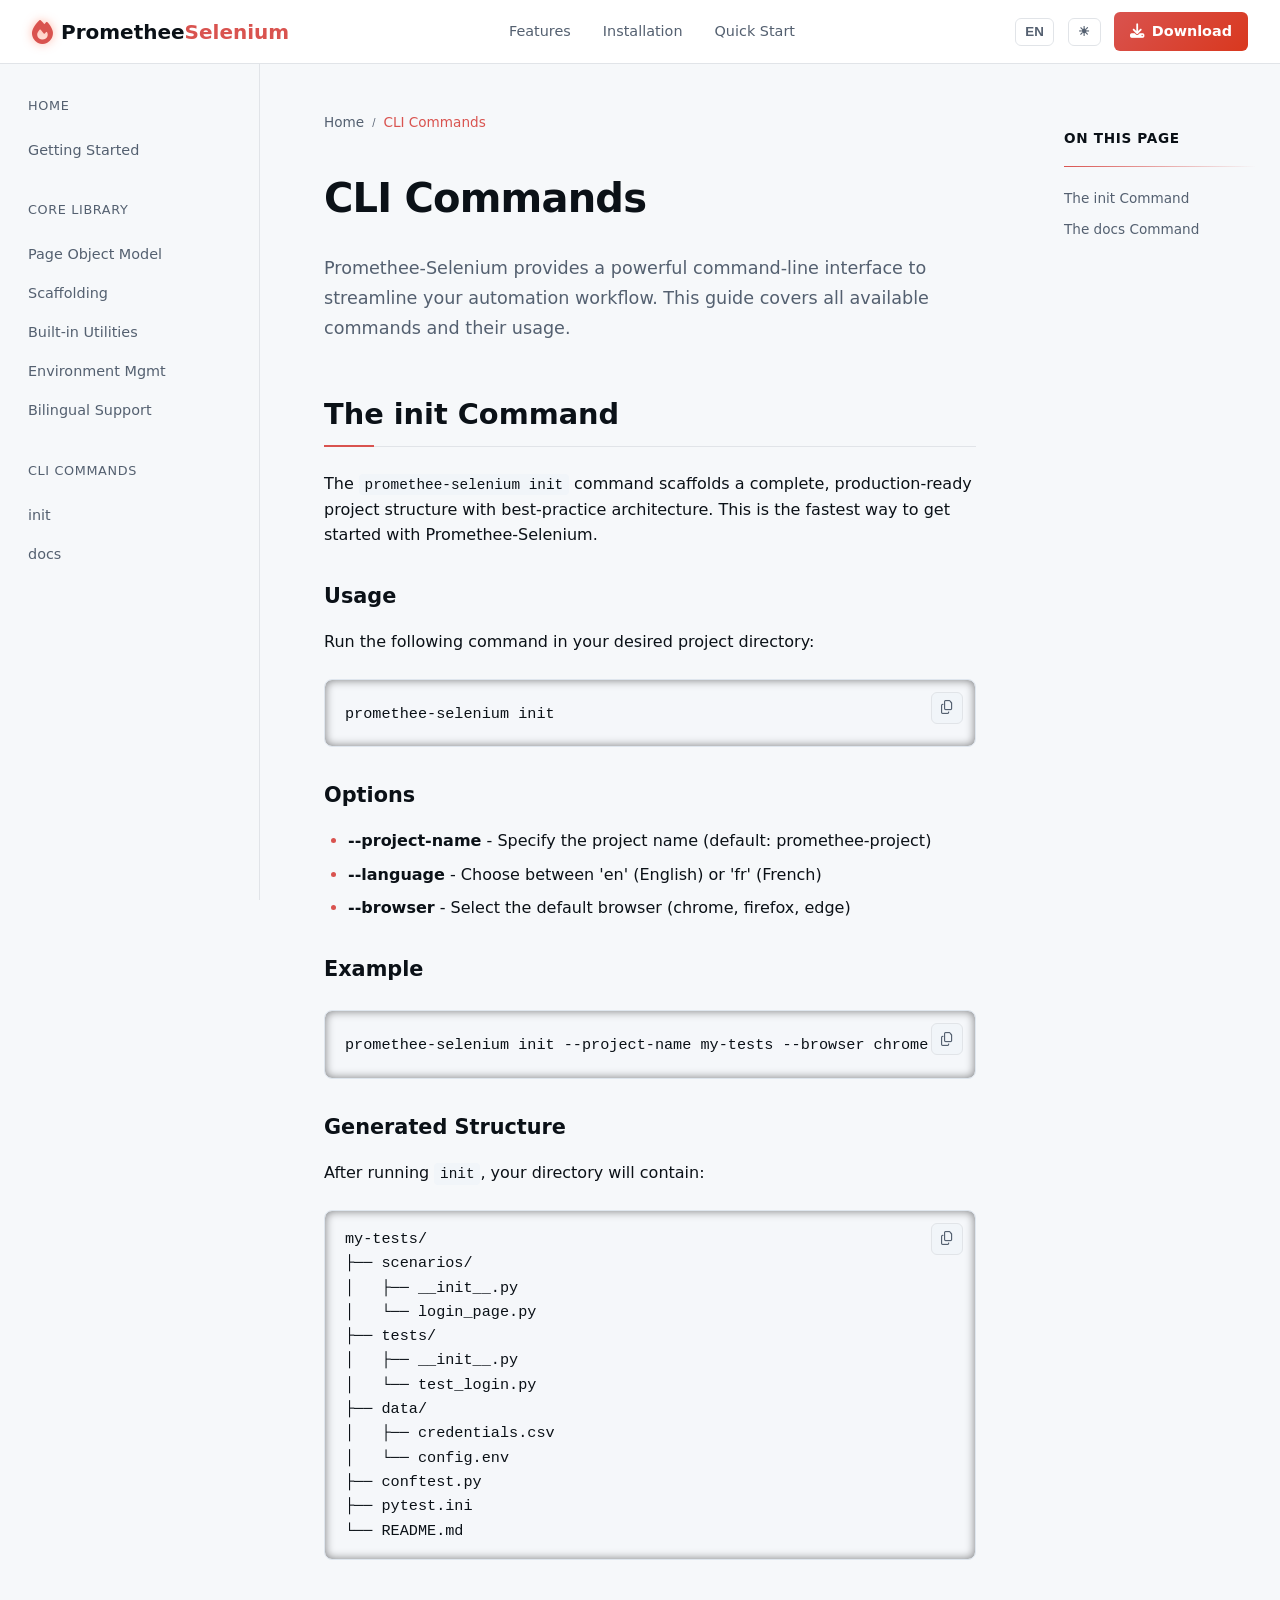
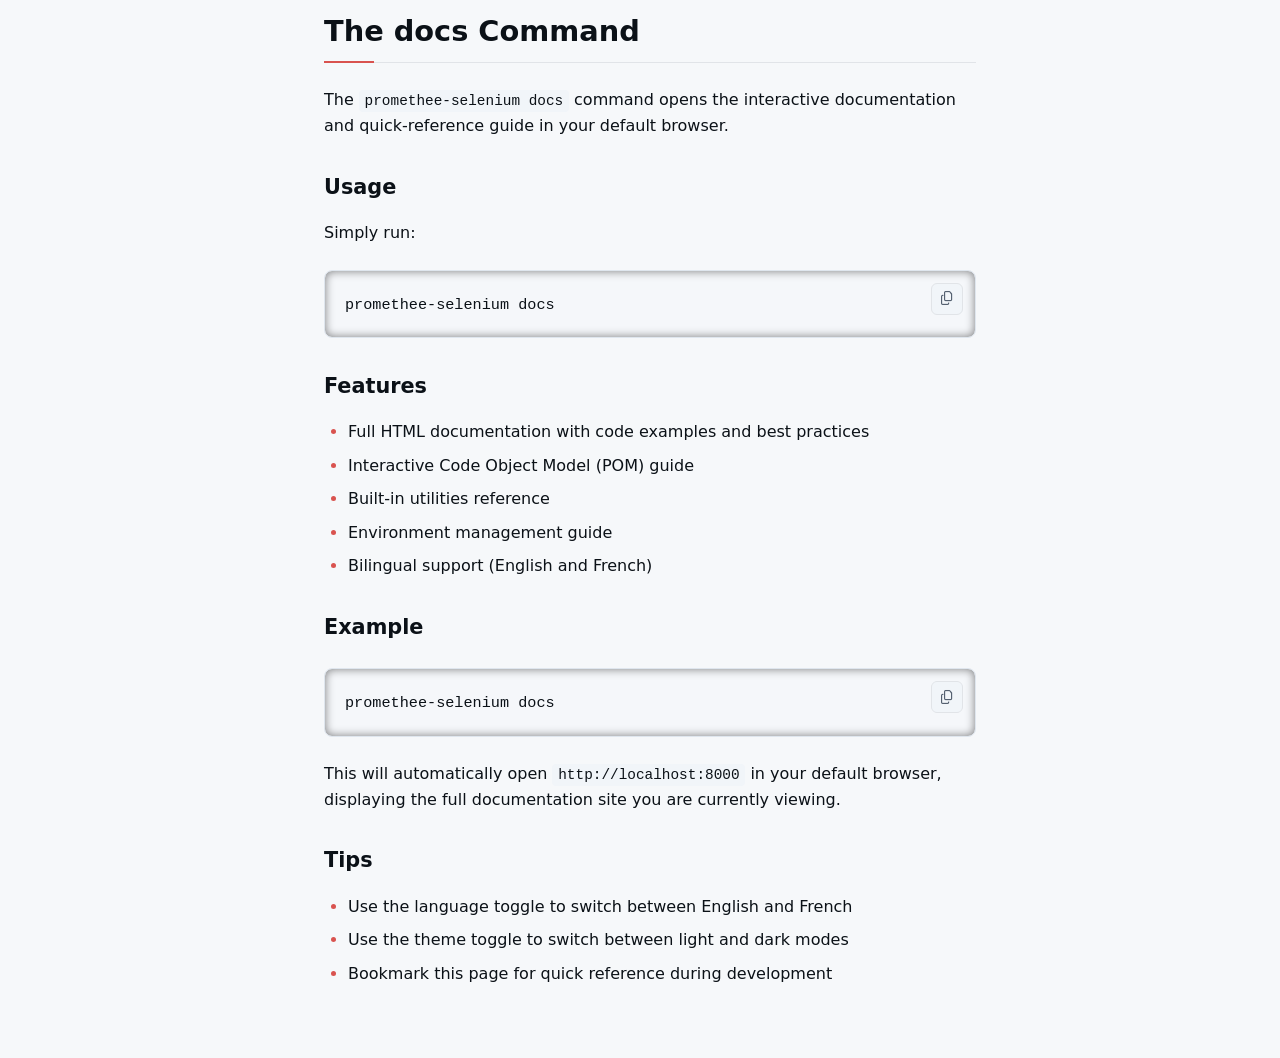
<file: docs/cli-commands.html>
<!DOCTYPE html>
<html lang="en">
<head>
    <meta charset="UTF-8">
    <meta name="viewport" content="width=device-width, initial-scale=1.0">
    <title data-i18n="page.cliCommands.title">CLI Commands</title>
    <link rel="stylesheet" href="styles.css">
    <link rel="stylesheet" href="https://cdnjs.cloudflare.com/ajax/libs/font-awesome/6.4.0/css/all.min.css">
</head>
<body>
    <!-- Top Header -->
    <header class="top-header">
        <div class="header-left">
            <a href="#" class="logo-container">
                <i class="fa-solid fa-fire logo-icon"></i>
                <span class="logo-text">Promethee<span class="logo-highlight">Selenium</span></span>
            </a>
        </div>
        <nav class="header-middle">
            <a href="index.html#features" class="nav-link" data-i18n="header.features">Features</a>
            <a href="index.html#installation" class="nav-link" data-i18n="header.installation">Installation</a>
            <a href="index.html#quick-start" class="nav-link" data-i18n="header.quickStart">Quick Start</a>
        </nav>
        <div class="header-right">
            <button id="lang-toggle" class="lang-toggle">EN</button>
            <button id="theme-toggle" class="theme-toggle">🌙</button>
            <a href="https://pypi.org/project/promethee-selenium/" class="btn-download" target="_blank" rel="noopener noreferrer"><i class="fa-solid fa-download"></i> <span data-i18n="header.download">Download</span></a>
        </div>
    </header>

    <!-- Main Container -->
    <div class="main-container">
        <!-- Left Sidebar -->
        <aside class="left-sidebar">
            <div class="sidebar-section">
                <div class="section-title" data-i18n="sidebar.home">
                    Home
                    <i class="fa-solid fa-chevron-down"></i>
                </div>
                <ul class="nav-list">
                    <li><a href="index.html" class="nav-item" data-i18n="sidebar.gettingStarted">Getting Started</a></li>
                </ul>
            </div>

            <div class="sidebar-section">
                <div class="section-title" data-i18n="sidebar.coreLibrary">
                    Core Library
                    <i class="fa-solid fa-chevron-down"></i>
                </div>
                <ul class="nav-list">
                    <li><a href="page-object-model.html" class="nav-item" data-i18n="sidebar.pageObjectModel">Page Object Model</a></li>
                    <li><a href="scaffolding.html" class="nav-item" data-i18n="sidebar.scaffolding">Scaffolding</a></li>
                    <li><a href="built-in-utilities.html" class="nav-item" data-i18n="sidebar.builtInUtilities">Built-in Utilities</a></li>
                    <li><a href="environment-mgmt.html" class="nav-item" data-i18n="sidebar.environmentMgmt">Environment Mgmt</a></li>
                    <li><a href="bilingual-support.html" class="nav-item" data-i18n="sidebar.bilingualSupport">Bilingual Support</a></li>
                </ul>
            </div>

            <div class="sidebar-section">
                <div class="section-title" data-i18n="sidebar.cliCommands">
                    CLI Commands
                    <i class="fa-solid fa-chevron-down"></i>
                </div>
                <ul class="nav-list">
                    <li><a href="#init-command" class="nav-item" data-i18n="sidebar.init">init</a></li>
                    <li><a href="#docs-command" class="nav-item" data-i18n="sidebar.docs">docs</a></li>
                </ul>
            </div>
        </aside>

        <!-- Content Area -->
        <main class="content-area">
            <div class="breadcrumbs">
                <a href="index.html" data-i18n="breadcrumb.home">Home</a>
                <span class="breadcrumb-separator">/</span>
                <span class="current-page" data-i18n="page.cliCommands.title">CLI Commands</span>
            </div>

            <div class="document-content">
                <h1 class="page-title" data-i18n="page.cliCommands.title">CLI Commands</h1>
                <p class="intro-text" data-i18n="page.cliCommands.intro">Promethee-Selenium provides a powerful command-line interface to streamline your automation workflow. This guide covers all available commands and their usage.</p>

                <!-- Init Command Section -->
                <h2 id="init-command" data-i18n="page.cliCommands.initTitle">The init Command</h2>
                <p data-i18n="page.cliCommands.initDesc">The <code>promethee-selenium init</code> command scaffolds a complete, production-ready project structure with best-practice architecture. This is the fastest way to get started with Promethee-Selenium.</p>

                <h3 data-i18n="page.cliCommands.initUsage">Usage</h3>
                <p data-i18n="page.cliCommands.initUsageText">Run the following command in your desired project directory:</p>
                <div class="code-block">
                    <button class="copy-btn"><i class="fa-regular fa-copy"></i></button>
                    <code>promethee-selenium init</code>
                </div>

                <h3 data-i18n="page.cliCommands.initOptions">Options</h3>
                <ul data-i18n="page.cliCommands.initOptionsList">
                    <li><strong>--project-name</strong> - Specify the project name (default: promethee-project)</li>
                    <li><strong>--language</strong> - Choose between 'en' (English) or 'fr' (French)</li>
                    <li><strong>--browser</strong> - Select the default browser (chrome, firefox, edge)</li>
                </ul>

                <h3 data-i18n="page.cliCommands.initExample">Example</h3>
                <div class="code-block">
                    <button class="copy-btn"><i class="fa-regular fa-copy"></i></button>
                    <code>promethee-selenium init --project-name my-tests --browser chrome</code>
                </div>

                <h3 data-i18n="page.cliCommands.initOutput">Generated Structure</h3>
                <p data-i18n="page.cliCommands.initOutputText">After running <code>init</code>, your directory will contain:</p>
                <div class="code-block tree">
                    <button class="copy-btn"><i class="fa-regular fa-copy"></i></button>
                    <pre><code>my-tests/
├── scenarios/
│   ├── __init__.py
│   └── login_page.py
├── tests/
│   ├── __init__.py
│   └── test_login.py
├── data/
│   ├── credentials.csv
│   └── config.env
├── conftest.py
├── pytest.ini
└── README.md</code></pre>
                </div>

                <!-- Docs Command Section -->
                <h2 id="docs-command" data-i18n="page.cliCommands.docsTitle">The docs Command</h2>
                <p data-i18n="page.cliCommands.docsDesc">The <code>promethee-selenium docs</code> command opens the interactive documentation and quick-reference guide in your default browser.</p>

                <h3 data-i18n="page.cliCommands.docsUsage">Usage</h3>
                <p data-i18n="page.cliCommands.docsUsageText">Simply run:</p>
                <div class="code-block">
                    <button class="copy-btn"><i class="fa-regular fa-copy"></i></button>
                    <code>promethee-selenium docs</code>
                </div>

                <h3 data-i18n="page.cliCommands.docsFeatures">Features</h3>
                <ul data-i18n="page.cliCommands.docsFeaturesList">
                    <li data-i18n="page.cliCommands.docsFeature1">Full HTML documentation with code examples and best practices</li>
                    <li data-i18n="page.cliCommands.docsFeature2">Interactive Code Object Model (POM) guide</li>
                    <li data-i18n="page.cliCommands.docsFeature3">Built-in utilities reference</li>
                    <li data-i18n="page.cliCommands.docsFeature4">Environment management guide</li>
                    <li data-i18n="page.cliCommands.docsFeature5">Bilingual support (English and French)</li>
                </ul>

                <h3 data-i18n="page.cliCommands.docsExample">Example</h3>
                <div class="code-block">
                    <button class="copy-btn"><i class="fa-regular fa-copy"></i></button>
                    <code>promethee-selenium docs</code>
                </div>
                <p data-i18n="page.cliCommands.docsExampleText">This will automatically open <code>http://localhost:8000</code> in your default browser, displaying the full documentation site you are currently viewing.</p>

                <h3 data-i18n="page.cliCommands.docsOptions">Tips</h3>
                <ul data-i18n="page.cliCommands.docsTips">
                    <li data-i18n="page.cliCommands.docsTip1">Use the language toggle to switch between English and French</li>
                    <li data-i18n="page.cliCommands.docsTip2">Use the theme toggle to switch between light and dark modes</li>
                    <li data-i18n="page.cliCommands.docsTip3">Bookmark this page for quick reference during development</li>
                </ul>
            </div>
        </main>

        <!-- Right Sidebar (TOC) -->
        <aside class="right-sidebar">
            <div class="toc-container">
                <h3 class="toc-title" data-i18n="toc.onThisPage">On this Page</h3>
                <div class="toc-line"></div>
                <ul class="toc-list">
                    <li><a href="#init-command" class="toc-link" data-i18n="page.cliCommands.initTitle">The init Command</a></li>
                    <li><a href="#docs-command" class="toc-link" data-i18n="page.cliCommands.docsTitle">The docs Command</a></li>
                </ul>
            </div>
        </aside>
    </div>

    <script src="script.js"></script>
</body>
</html>
</file>
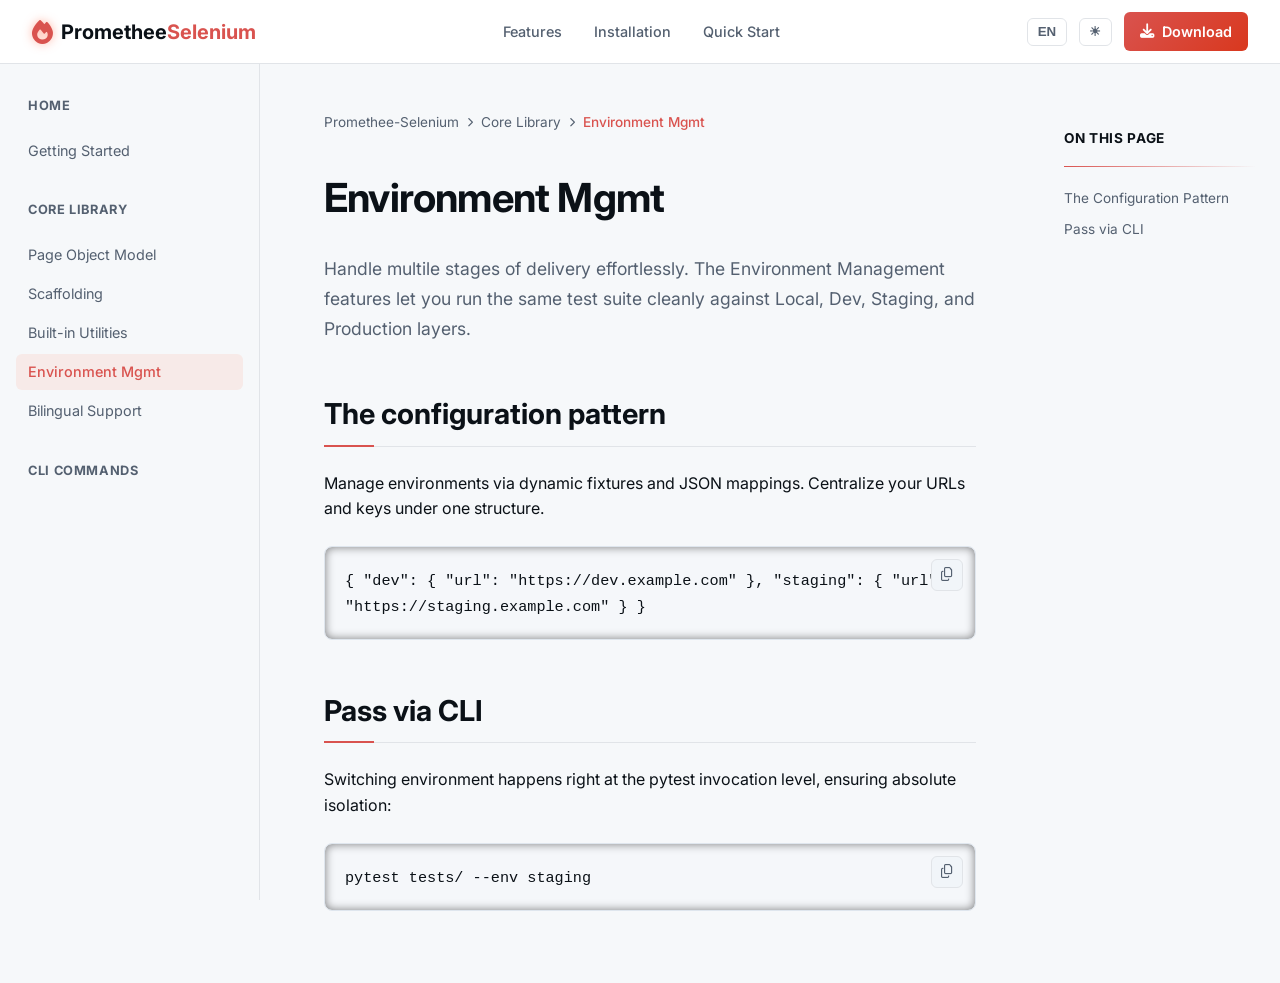
<file: docs/environment-mgmt.html>
<!DOCTYPE html>
<html lang="en">

<head>
    <meta charset="UTF-8">
    <meta name="viewport" content="width=device-width, initial-scale=1.0">
    <title>Environment Management - Promethee-Selenium</title>
    <link rel="stylesheet" href="styles.css">
    <link rel="preconnect" href="https://fonts.googleapis.com">
    <link rel="preconnect" href="https://fonts.gstatic.com" crossorigin>
    <link href="https://fonts.googleapis.com/css2?family=Inter:wght@400;500;600;700&display=swap" rel="stylesheet">
    <!-- Font Awesome for icons -->
    <link rel="stylesheet" href="https://cdnjs.cloudflare.com/ajax/libs/font-awesome/6.4.0/css/all.min.css">
</head>

<body>

    <header class="top-header">
        <div class="header-left">
            <a href="index.html" class="logo-container">
                <i class="fa-solid fa-fire logo-icon"></i>
                <span class="logo-text">Promethee<span class="logo-highlight">Selenium</span></span>
            </a>
        </div>
        <nav class="header-middle">
            <a href="index.html#features" class="nav-link" data-i18n="header.features">Features</a>
            <a href="index.html#installation" class="nav-link" data-i18n="header.installation">Installation</a>
            <a href="index.html#quick-start" class="nav-link" data-i18n="header.quickStart">Quick Start</a>
        </nav>
        <div class="header-right">
            <button id="lang-toggle" class="lang-toggle">EN</button>
            <button id="theme-toggle" class="theme-toggle">🌙</button>
            <a href="https://pypi.org/project/promethee-selenium/" class="btn-download" target="_blank" rel="noopener noreferrer"><i class="fa-solid fa-download"></i> <span data-i18n="header.download">Download</span></a>
        </div>
    </header>

    <div class="main-container">
        <aside class="left-sidebar">
            <div class="sidebar-section">
                <h3 class="section-title" data-i18n="sidebar.home">Home <i class="fa-solid fa-chevron-up"></i></h3>
                <ul class="nav-list">
                    <li><a href="index.html" class="nav-item" data-i18n="sidebar.gettingStarted">Getting Started</a></li>
                </ul>
            </div>

            <div class="sidebar-section">
                <h3 class="section-title" data-i18n="sidebar.coreLibrary">Core Library <i class="fa-solid fa-chevron-up"></i></h3>
                <ul class="nav-list">
                    <li><a href="page-object-model.html" class="nav-item" data-i18n="sidebar.pageObjectModel">Page Object Model</a></li>
                    <li><a href="scaffolding.html" class="nav-item" data-i18n="sidebar.scaffolding">Scaffolding</a></li>
                    <li><a href="built-in-utilities.html" class="nav-item" data-i18n="sidebar.builtInUtilities">Built-in Utilities</a></li>
                    <li><a href="environment-mgmt.html" class="nav-item active" data-i18n="sidebar.environmentMgmt">Environment Mgmt</a></li>
                    <li><a href="bilingual-support.html" class="nav-item" data-i18n="sidebar.bilingualSupport">Bilingual Support</a></li>
                </ul>
            </div>

            <div class="sidebar-section">
                <h3 class="section-title" data-i18n="sidebar.cliCommands">CLI Commands <i class="fa-solid fa-chevron-down"></i></h3>
                <ul class="nav-list" style="display: none;">
                    <li><a href="cli-commands.html#init-command" class="nav-item" data-i18n="sidebar.init">init</a></li>
                    <li><a href="cli-commands.html#docs-command" class="nav-item" data-i18n="sidebar.docs">docs</a></li>
                </ul>
            </div>
        </aside>

        <main class="content-area">
            <div class="breadcrumbs">
                <span class="breadcrumb-item">Promethee-Selenium</span>
                <span class="breadcrumb-separator"><i class="fa-solid fa-chevron-right"></i></span>
                <span class="breadcrumb-item" data-i18n="sidebar.coreLibrary">Core Library</span>
                <span class="breadcrumb-separator"><i class="fa-solid fa-chevron-right"></i></span>
                <span class="breadcrumb-item current-page" data-i18n="page.environment.title">Environment Management</span>
            </div>

            <article class="document-content">
                <h1 class="page-title" data-i18n="page.environment.title">Environment Mgmt</h1>
                <p class="intro-text" data-i18n="page.environment.intro">
                    Handle multile stages of delivery effortlessly. The <strong>Environment Management</strong> features let you run the same test suite cleanly against Local, Dev, Staging, and Production layers.
                </p>

                <h2 id="configuration">The configuration pattern</h2>
                <p>Manage environments via dynamic fixtures and JSON mappings. Centralize your URLs and keys under one structure.</p>
                
                <div class="code-block">
                    <button class="copy-btn"><i class="fa-regular fa-copy"></i></button>
                    <code class="language-json">{
  "dev": {
    "url": "https://dev.example.com"
  },
  "staging": {
    "url": "https://staging.example.com"
  }
}</code>
                </div>

                <h2 id="cli-options">Pass via CLI</h2>
                <p>Switching environment happens right at the pytest invocation level, ensuring absolute isolation:</p>

                <div class="code-block">
                    <button class="copy-btn"><i class="fa-regular fa-copy"></i></button>
                    <code class="language-bash">pytest tests/ --env staging</code>
                </div>
            </article>
        </main>

        <aside class="right-sidebar">
            <div class="toc-container">
                <h4 class="toc-title">On this Page</h4>
                <div class="toc-line"></div>
                <ul class="toc-list">
                    <li><a href="#configuration" class="toc-link">The Configuration Pattern</a></li>
                    <li><a href="#cli-options" class="toc-link">Pass via CLI</a></li>
                </ul>
            </div>
        </aside>
    </div>

    <script src="script.js"></script>
</body>

</html>
</file>
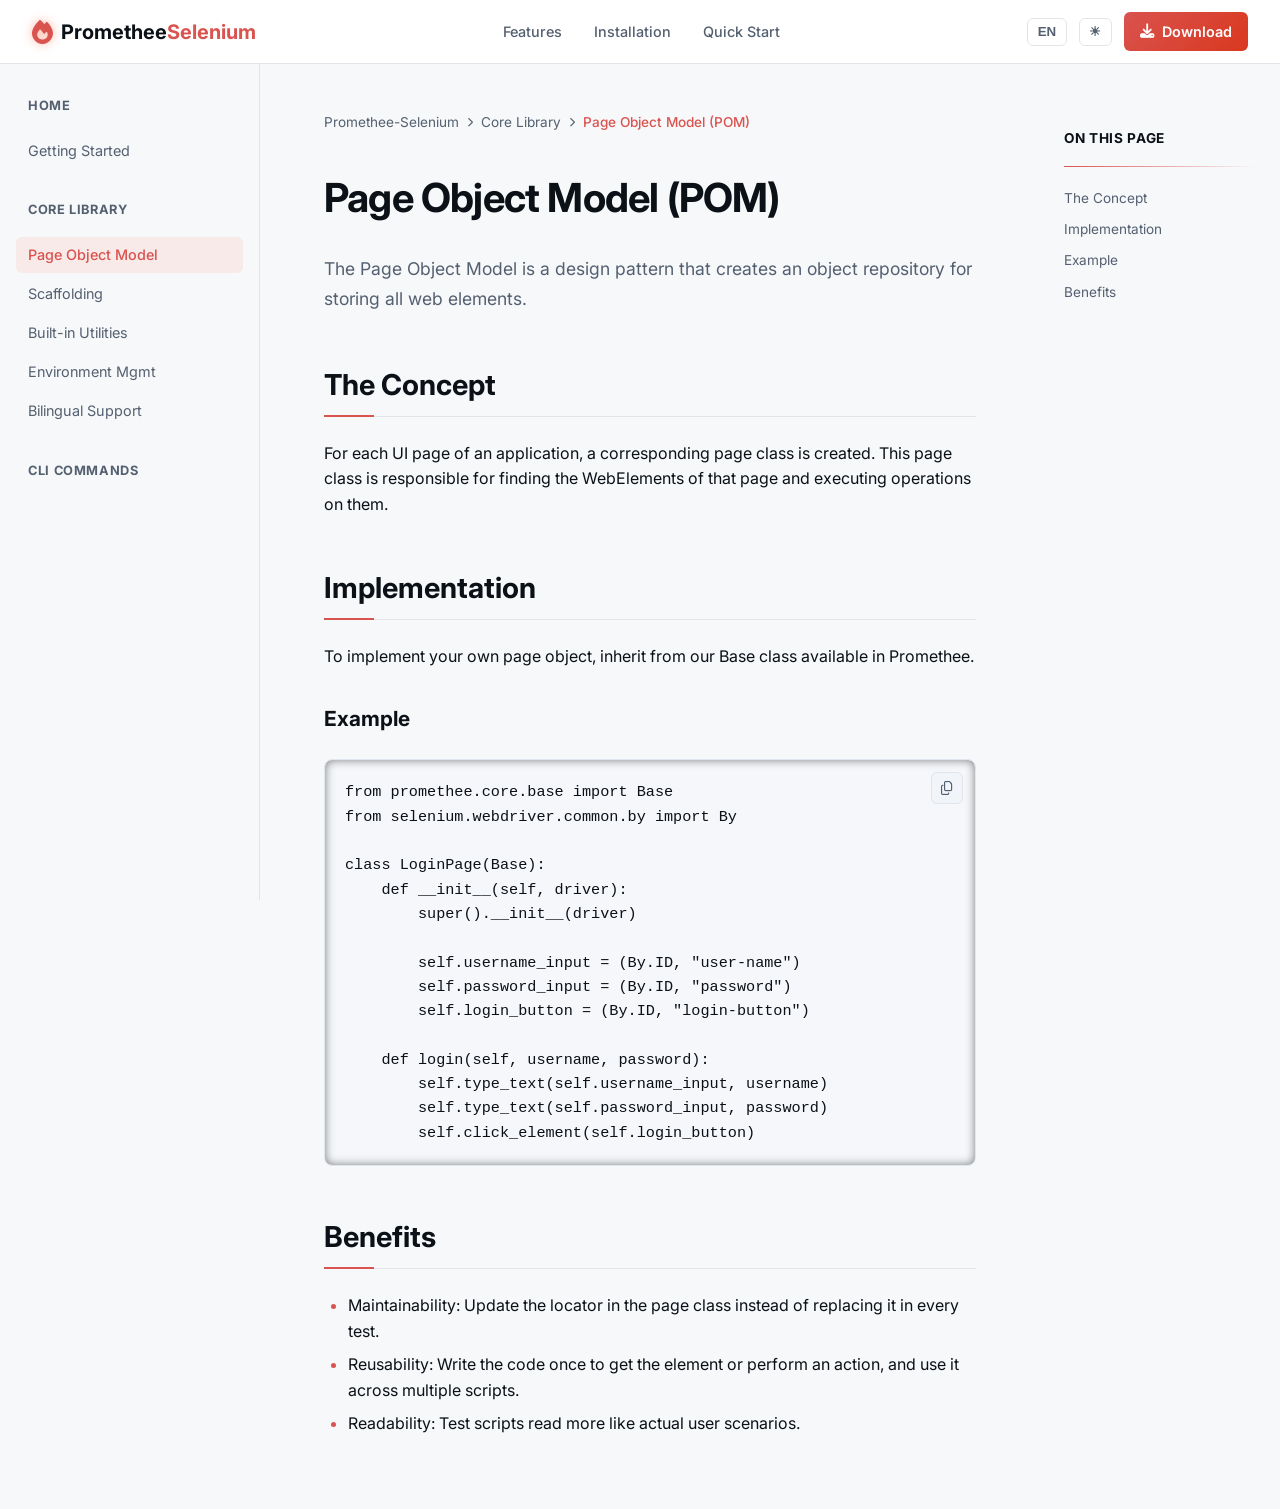
<file: docs/page-object-model.html>
<!DOCTYPE html>
<html lang="en">

<head>
    <meta charset="UTF-8">
    <meta name="viewport" content="width=device-width, initial-scale=1.0">
    <title>Page Object Model - Promethee-Selenium</title>
    <link rel="stylesheet" href="styles.css">
    <link rel="preconnect" href="https://fonts.googleapis.com">
    <link rel="preconnect" href="https://fonts.gstatic.com" crossorigin>
    <link href="https://fonts.googleapis.com/css2?family=Inter:wght@400;500;600;700&display=swap" rel="stylesheet">
    <!-- Font Awesome for icons -->
    <link rel="stylesheet" href="https://cdnjs.cloudflare.com/ajax/libs/font-awesome/6.4.0/css/all.min.css">
</head>

<body>

    <header class="top-header">
        <div class="header-left">
            <a href="index.html" class="logo-container">
                <i class="fa-solid fa-fire logo-icon"></i>
                <span class="logo-text">Promethee<span class="logo-highlight">Selenium</span></span>
            </a>
        </div>
        <nav class="header-middle">
            <a href="index.html#features" class="nav-link" data-i18n="header.features">Features</a>
            <a href="index.html#installation" class="nav-link" data-i18n="header.installation">Installation</a>
            <a href="index.html#quick-start" class="nav-link" data-i18n="header.quickStart">Quick Start</a>
        </nav>
        <div class="header-right">
            <button id="lang-toggle" class="lang-toggle">EN</button>
            <button id="theme-toggle" class="theme-toggle">🌙</button>
            <a href="https://pypi.org/project/promethee-selenium/" class="btn-download" target="_blank" rel="noopener noreferrer"><i class="fa-solid fa-download"></i> <span data-i18n="header.download">Download</span></a>
        </div>
    </header>

    <div class="main-container">
        <aside class="left-sidebar">
            <div class="sidebar-section">
                <h3 class="section-title" data-i18n="sidebar.home">Home <i class="fa-solid fa-chevron-up"></i></h3>
                <ul class="nav-list">
                    <li><a href="index.html" class="nav-item" data-i18n="sidebar.gettingStarted">Getting Started</a></li>
                </ul>
            </div>

            <div class="sidebar-section">
                <h3 class="section-title" data-i18n="sidebar.coreLibrary">Core Library <i class="fa-solid fa-chevron-up"></i></h3>
                <ul class="nav-list">
                    <li><a href="page-object-model.html" class="nav-item active" data-i18n="sidebar.pageObjectModel">Page Object Model</a></li>
                    <li><a href="scaffolding.html" class="nav-item" data-i18n="sidebar.scaffolding">Scaffolding</a></li>
                    <li><a href="built-in-utilities.html" class="nav-item" data-i18n="sidebar.builtInUtilities">Built-in Utilities</a></li>
                    <li><a href="environment-mgmt.html" class="nav-item" data-i18n="sidebar.environmentMgmt">Environment Mgmt</a></li>
                    <li><a href="bilingual-support.html" class="nav-item" data-i18n="sidebar.bilingualSupport">Bilingual Support</a></li>
                </ul>
            </div>

            <div class="sidebar-section">
                <h3 class="section-title" data-i18n="sidebar.cliCommands">CLI Commands <i class="fa-solid fa-chevron-down"></i></h3>
                <ul class="nav-list" style="display: none;">
                    <li><a href="cli-commands.html#init-command" class="nav-item" data-i18n="sidebar.init">init</a></li>
                    <li><a href="cli-commands.html#docs-command" class="nav-item" data-i18n="sidebar.docs">docs</a></li>
                </ul>
            </div>
        </aside>

        <main class="content-area">
            <div class="breadcrumbs">
                <span class="breadcrumb-item">Promethee-Selenium</span>
                <span class="breadcrumb-separator"><i class="fa-solid fa-chevron-right"></i></span>
                <span class="breadcrumb-item" data-i18n="sidebar.coreLibrary">Core Library</span>
                <span class="breadcrumb-separator"><i class="fa-solid fa-chevron-right"></i></span>
                <span class="breadcrumb-item current-page" data-i18n="page.pom.title">Page Object Model</span>
            </div>

            <article class="document-content">
                <h1 class="page-title" data-i18n="page.pom.title">Page Object Model (POM)</h1>
                <p class="intro-text" data-i18n="page.pom.intro">
                    The <strong>Page Object Model</strong> is a design pattern that creates an object repository for storing all web elements. Promethee-Selenium natively builds on this to reduce code duplication and improve test maintenance.
                </p>

                <h2 id="concept" data-i18n="page.pom.concept">The Concept</h2>
                <p data-i18n="page.pom.conceptText">For each UI page of an application, a corresponding page class is created. This page class is responsible for finding the WebElements of that page and executing operations on them.</p>

                <h2 id="implementation" data-i18n="page.pom.implementation">Implementation</h2>
                <p data-i18n="page.pom.implementationText">To implement your own page object, inherit from our <code>Base</code> class available in Promethee.</p>

                <h3 id="example" data-i18n="page.pom.example">Example</h3>
                <div class="code-block">
                    <button class="copy-btn"><i class="fa-regular fa-copy"></i></button>
                    <pre><code class="language-python">from promethee.core.base import Base
from selenium.webdriver.common.by import By

class LoginPage(Base):
    def __init__(self, driver):
        super().__init__(driver)
        
        self.username_input = (By.ID, "user-name")
        self.password_input = (By.ID, "password")
        self.login_button = (By.ID, "login-button")
        
    def login(self, username, password):
        self.type_text(self.username_input, username)
        self.type_text(self.password_input, password)
        self.click_element(self.login_button)
</code></pre>
                </div>

                <h2 id="benefits" data-i18n="page.pom.benefits">Benefits</h2>
                <ul>
                    <li data-i18n="page.pom.benefits.li1"><strong>Maintainability</strong>: Update the locator in the page class instead of replacing it in every test.</li>
                    <li data-i18n="page.pom.benefits.li2"><strong>Reusability</strong>: Write the code once to get the element or perform an action, and use it across multiple scripts.</li>
                    <li data-i18n="page.pom.benefits.li3"><strong>Readability</strong>: Test scripts read more like actual user scenarios.</li>
                </ul>
            </article>
        </main>

        <aside class="right-sidebar">
            <div class="toc-container">
                <h4 class="toc-title">On this Page</h4>
                <div class="toc-line"></div>
                <ul class="toc-list">
                    <li><a href="#concept" class="toc-link" data-i18n="page.pom.concept">The Concept</a></li>
                    <li><a href="#implementation" class="toc-link" data-i18n="page.pom.implementation">Implementation</a></li>
                    <li><a href="#example" class="toc-link" data-i18n="page.pom.example">Example</a></li>
                    <li><a href="#benefits" class="toc-link" data-i18n="page.pom.benefits">Benefits</a></li>
                </ul>
            </div>
        </aside>
    </div>

    <script src="script.js"></script>
</body>

</html>
</file>
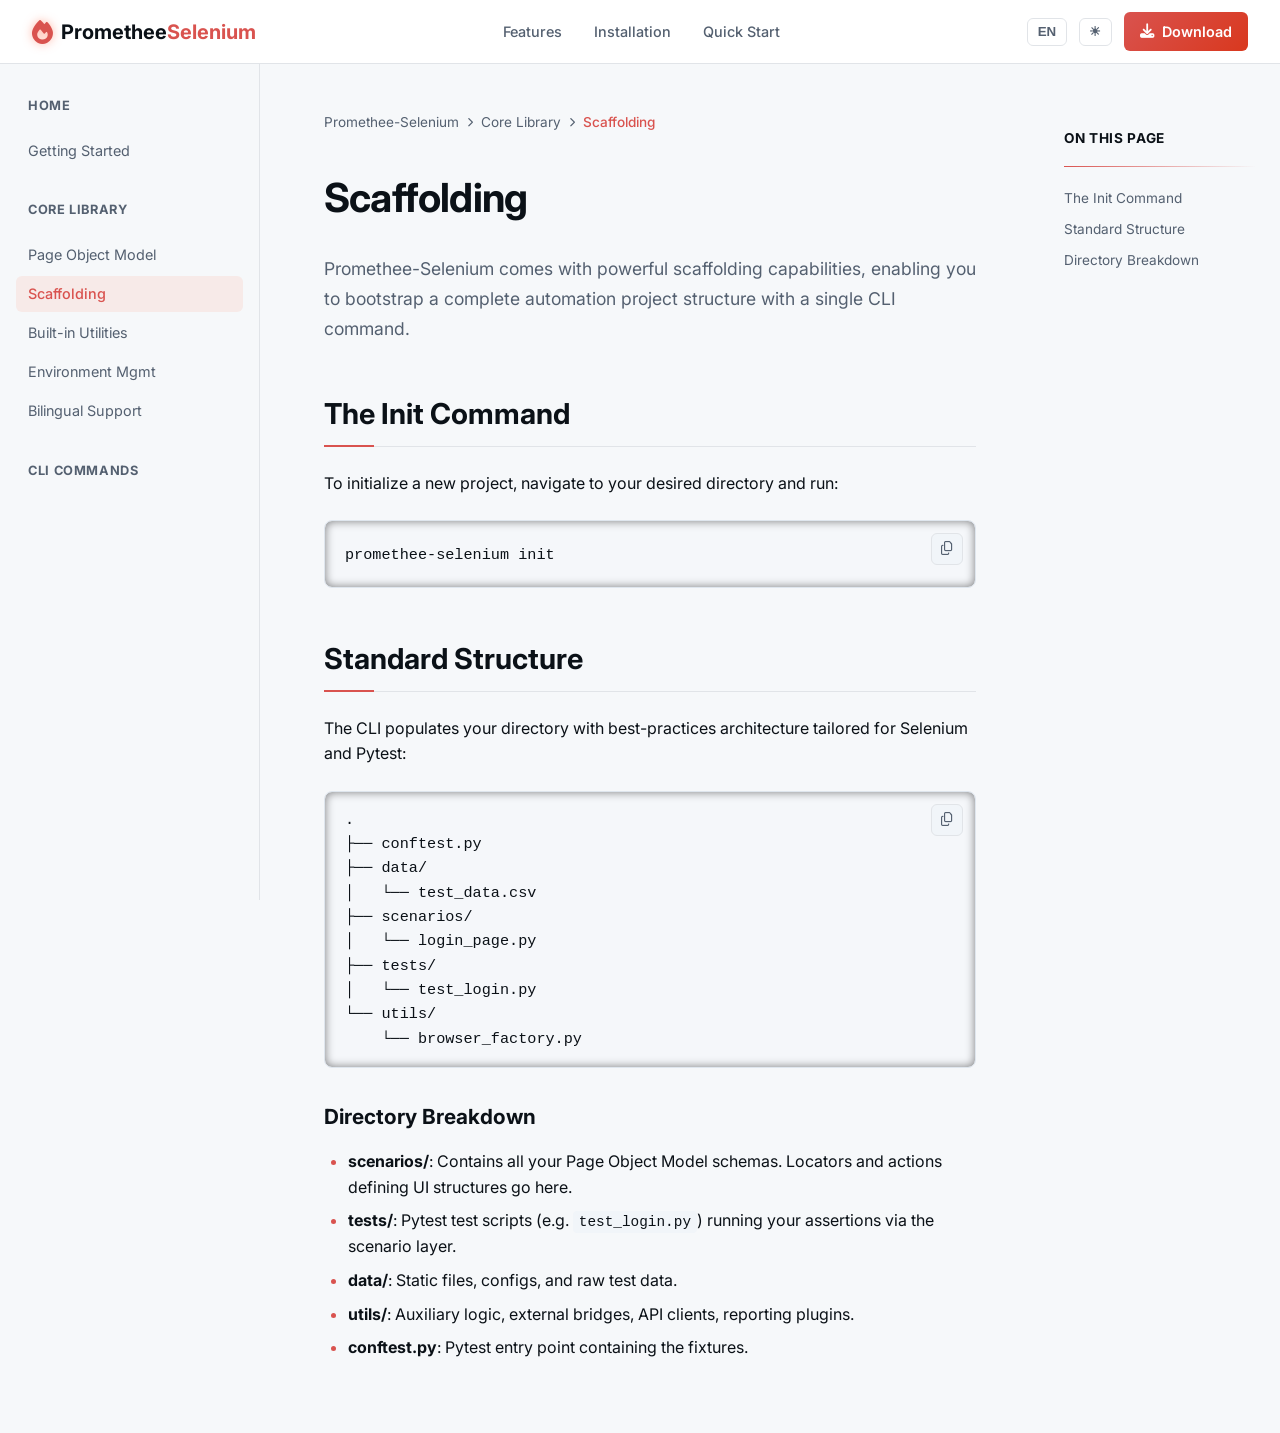
<file: docs/scaffolding.html>
<!DOCTYPE html>
<html lang="en">

<head>
    <meta charset="UTF-8">
    <meta name="viewport" content="width=device-width, initial-scale=1.0">
    <title>Scaffolding - Promethee-Selenium</title>
    <link rel="stylesheet" href="styles.css">
    <link rel="preconnect" href="https://fonts.googleapis.com">
    <link rel="preconnect" href="https://fonts.gstatic.com" crossorigin>
    <link href="https://fonts.googleapis.com/css2?family=Inter:wght@400;500;600;700&display=swap" rel="stylesheet">
    <!-- Font Awesome for icons -->
    <link rel="stylesheet" href="https://cdnjs.cloudflare.com/ajax/libs/font-awesome/6.4.0/css/all.min.css">
</head>

<body>

    <header class="top-header">
        <div class="header-left">
            <a href="index.html" class="logo-container">
                <i class="fa-solid fa-fire logo-icon"></i>
                <span class="logo-text">Promethee<span class="logo-highlight">Selenium</span></span>
            </a>
        </div>
        <nav class="header-middle">
            <a href="index.html#features" class="nav-link" data-i18n="header.features">Features</a>
            <a href="index.html#installation" class="nav-link" data-i18n="header.installation">Installation</a>
            <a href="index.html#quick-start" class="nav-link" data-i18n="header.quickStart">Quick Start</a>
        </nav>
        <div class="header-right">
            <button id="lang-toggle" class="lang-toggle">EN</button>
            <button id="theme-toggle" class="theme-toggle">🌙</button>
            <a href="https://pypi.org/project/promethee-selenium/" class="btn-download" target="_blank" rel="noopener noreferrer"><i class="fa-solid fa-download"></i> <span data-i18n="header.download">Download</span></a>
        </div>
    </header>

    <div class="main-container">
        <aside class="left-sidebar">
            <div class="sidebar-section">
                <h3 class="section-title" data-i18n="sidebar.home">Home <i class="fa-solid fa-chevron-up"></i></h3>
                <ul class="nav-list">
                    <li><a href="index.html" class="nav-item" data-i18n="sidebar.gettingStarted">Getting Started</a></li>
                </ul>
            </div>

            <div class="sidebar-section">
                <h3 class="section-title" data-i18n="sidebar.coreLibrary">Core Library <i class="fa-solid fa-chevron-up"></i></h3>
                <ul class="nav-list">
                    <li><a href="page-object-model.html" class="nav-item" data-i18n="sidebar.pageObjectModel">Page Object Model</a></li>
                    <li><a href="scaffolding.html" class="nav-item active" data-i18n="sidebar.scaffolding">Scaffolding</a></li>
                    <li><a href="built-in-utilities.html" class="nav-item" data-i18n="sidebar.builtInUtilities">Built-in Utilities</a></li>
                    <li><a href="environment-mgmt.html" class="nav-item" data-i18n="sidebar.environmentMgmt">Environment Mgmt</a></li>
                    <li><a href="bilingual-support.html" class="nav-item" data-i18n="sidebar.bilingualSupport">Bilingual Support</a></li>
                </ul>
            </div>

            <div class="sidebar-section">
                <h3 class="section-title" data-i18n="sidebar.cliCommands">CLI Commands <i class="fa-solid fa-chevron-down"></i></h3>
                <ul class="nav-list" style="display: none;">
                    <li><a href="cli-commands.html#init-command" class="nav-item" data-i18n="sidebar.init">init</a></li>
                    <li><a href="cli-commands.html#docs-command" class="nav-item" data-i18n="sidebar.docs">docs</a></li>
                </ul>
            </div>
        </aside>

        <main class="content-area">
            <div class="breadcrumbs">
                <span class="breadcrumb-item">Promethee-Selenium</span>
                <span class="breadcrumb-separator"><i class="fa-solid fa-chevron-right"></i></span>
                <span class="breadcrumb-item" data-i18n="sidebar.coreLibrary">Core Library</span>
                <span class="breadcrumb-separator"><i class="fa-solid fa-chevron-right"></i></span>
                <span class="breadcrumb-item current-page" data-i18n="page.scaffolding.title">Scaffolding</span>
            </div>

            <article class="document-content">
                <h1 class="page-title" data-i18n="page.scaffolding.title">Scaffolding</h1>
                <p class="intro-text" data-i18n="page.scaffolding.intro">
                    Promethee-Selenium comes with powerful <strong>scaffolding</strong> capabilities, enabling you to bootstrap a complete automation project structure with a single CLI command.
                </p>

                <h2 id="init-command" data-i18n="page.scaffolding.init">The Init Command</h2>
                <p data-i18n="page.scaffolding.initText">To initialize a new project, navigate to your desired directory and run:</p>
                <div class="code-block">
                    <button class="copy-btn"><i class="fa-regular fa-copy"></i></button>
                    <code class="language-bash">promethee-selenium init</code>
                </div>

                <h2 id="directory-structure" data-i18n="page.scaffolding.structure">Standard Structure</h2>
                <p data-i18n="page.scaffolding.structureText">The CLI populates your directory with best-practices architecture tailored for Selenium and Pytest:</p>
                
                <div class="code-block tree">
                    <button class="copy-btn"><i class="fa-regular fa-copy"></i></button>
                    <pre><code class="language-plaintext">.
├── conftest.py
├── data/
│   └── test_data.csv
├── scenarios/
│   └── login_page.py
├── tests/
│   └── test_login.py
└── utils/
    └── browser_factory.py</code></pre>
                </div>

                <h3 id="breakdown" data-i18n="page.scaffolding.breakdown">Directory Breakdown</h3>
                <ul>
                    <li><strong>scenarios/</strong>: Contains all your Page Object Model schemas. Locators and actions defining UI structures go here.</li>
                    <li><strong>tests/</strong>: Pytest test scripts (e.g. <code>test_login.py</code>) running your assertions via the scenario layer.</li>
                    <li><strong>data/</strong>: Static files, configs, and raw test data.</li>
                    <li><strong>utils/</strong>: Auxiliary logic, external bridges, API clients, reporting plugins.</li>
                    <li><strong>conftest.py</strong>: Pytest entry point containing the fixtures.</li>
                </ul>
            </article>
        </main>

        <aside class="right-sidebar">
            <div class="toc-container">
                <h4 class="toc-title">On this Page</h4>
                <div class="toc-line"></div>
                <ul class="toc-list">
                    <li><a href="#init-command" class="toc-link">The Init Command</a></li>
                    <li><a href="#directory-structure" class="toc-link">Standard Structure</a></li>
                    <li><a href="#breakdown" class="toc-link">Directory Breakdown</a></li>
                </ul>
            </div>
        </aside>
    </div>

    <script src="script.js"></script>
</body>

</html>
</file>
<file: docs/styles.css>
:root {
  --bg-color: #0d1117;
  --bg-secondary: #161b22;
  --text-main: #c9d1d9;
  --text-muted: #8b949e;
  --accent-color: #ff6b4a; /* Fire orange */
  --accent-hover: #ff856a;
  --border-color: #30363d;
  --sidebar-width: 260px;
  --right-sidebar-width: 240px;
  --header-height: 64px;
  --code-bg: #0d1117;
  --code-border: #30363d;
  --header-bg: rgba(13, 17, 23, 0.8);
  --code-text: #e2e8f0;
}

/* Light theme overrides */
.light-theme {
  --bg-color: #f6f8fa;
  --bg-secondary: #f1f5f9;
  --text-main: #0b1117;
  --text-muted: #546070;
  --accent-color: #d9534f;
  --accent-hover: #e46b66;
  --border-color: #e1e4e8;
  --code-bg: #f5f7fa;
  --code-border: #dfe6ee;
  --header-bg: rgba(255,255,255,0.95);
  --code-text: #0b1117;
}

* {
  box-sizing: border-box;
  margin: 0;
  padding: 0;
}

body {
  font-family: 'Inter', system-ui, -apple-system, sans-serif;
  background-color: var(--bg-color);
  color: var(--text-main);
  line-height: 1.6;
  -webkit-font-smoothing: antialiased;
}

/* Smooth transitions when switching themes */
html, body, .main-container, .content-area, .left-sidebar, .right-sidebar, .top-header {
  transition: background-color 240ms ease, color 240ms ease, border-color 240ms ease;
}

a {
  color: inherit;
  text-decoration: none;
  transition: color 0.2s ease;
}

a:hover {
  color: var(--accent-color);
}

/* Header */
.top-header {
  height: var(--header-height);
  display: flex;
  align-items: center;
  justify-content: space-between;
  padding: 0 2rem;
  background-color: var(--header-bg);
  backdrop-filter: blur(12px);
  -webkit-backdrop-filter: blur(12px);
  border-bottom: 1px solid var(--border-color);
  position: fixed;
  top: 0;
  left: 0;
  right: 0;
  z-index: 100;
}

.logo-container {
  display: flex;
  align-items: center;
  gap: 0.5rem;
  font-size: 1.25rem;
  font-weight: 700;
  color: var(--text-main);
}

.logo-icon {
  color: var(--accent-color);
  font-size: 1.5rem;
  text-shadow: 0 0 10px rgba(255, 107, 74, 0.5);
}

.logo-highlight {
  color: var(--accent-color);
}

.header-middle {
  display: flex;
  gap: 2rem;
}

.nav-link {
  font-size: 0.9rem;
  font-weight: 500;
  color: var(--text-muted);
  display: flex;
  align-items: center;
  gap: 0.25rem;
}

.nav-link:hover {
  color: var(--text-main);
}

.nav-chevron {
  font-size: 0.7rem;
}

.btn-download {
  display: inline-flex;
  align-items: center;
  gap: 0.5rem;
  background: linear-gradient(135deg, var(--accent-color), #d9381e);
  color: #fff;
  padding: 0.5rem 1rem;
  border-radius: 6px;
  font-size: 0.9rem;
  font-weight: 600;
  transition: transform 0.2s ease, box-shadow 0.2s ease;
}

.btn-download:hover {
  transform: translateY(-1px);
  box-shadow: 0 4px 12px rgba(255, 107, 74, 0.3);
  color: #fff;
}

/* Language toggle */
.lang-toggle {
  background: transparent;
  border: 1px solid var(--border-color);
  color: var(--text-muted);
  padding: 0.35rem 0.6rem;
  border-radius: 6px;
  font-weight: 600;
  margin-right: 0.5rem;
  cursor: pointer;
}
.lang-toggle:hover {
  color: var(--text-main);
  border-color: var(--accent-color);
}

/* Theme toggle (reuse small button styles) */
.theme-toggle {
  background: transparent;
  border: 1px solid var(--border-color);
  color: var(--text-muted);
  padding: 0.35rem 0.6rem;
  border-radius: 6px;
  font-weight: 600;
  margin-right: 0.5rem;
  cursor: pointer;
}
.theme-toggle:hover {
  color: var(--text-main);
  border-color: var(--accent-color);
}

/* Main Layout */
.main-container {
  display: flex;
  margin-top: var(--header-height);
  min-height: calc(100vh - var(--header-height));
}

/* Left Sidebar */
.left-sidebar {
  width: var(--sidebar-width);
  flex-shrink: 0;
  border-right: 1px solid var(--border-color);
  height: calc(100vh - var(--header-height));
  position: fixed;
  top: var(--header-height);
  left: 0;
  overflow-y: auto;
  padding: 2rem 1rem;
  background-color: var(--bg-color);
}

/* Custom Scrollbar for Sidebar */
.left-sidebar::-webkit-scrollbar,
.right-sidebar::-webkit-scrollbar {
  width: 6px;
}
.left-sidebar::-webkit-scrollbar-track,
.right-sidebar::-webkit-scrollbar-track {
  background: transparent;
}
.left-sidebar::-webkit-scrollbar-thumb,
.right-sidebar::-webkit-scrollbar-thumb {
  background-color: var(--border-color);
  border-radius: 10px;
}

.sidebar-section {
  margin-bottom: 2rem;
}

.section-title {
  font-size: 0.8rem;
  text-transform: uppercase;
  letter-spacing: 0.05em;
  color: var(--text-muted);
  margin-bottom: 1rem;
  padding-left: 0.75rem;
  display: flex;
  align-items: center;
  justify-content: space-between;
  cursor: pointer;
  user-select: none;
}

.section-title:hover {
  color: var(--text-main);
}

.section-title i {
  font-size: 0.7rem;
  transition: transform 0.3s ease;
}

.nav-list {
  list-style: none;
}

.nav-item {
  display: block;
  padding: 0.4rem 0.75rem;
  border-radius: 6px;
  color: var(--text-muted);
  font-size: 0.9rem;
  margin-bottom: 0.2rem;
  transition: all 0.2s;
}

.nav-item:hover {
  background-color: var(--bg-secondary);
  color: var(--text-main);
}

.nav-item.active {
  background-color: rgba(255, 107, 74, 0.1);
  color: var(--accent-color);
  font-weight: 500;
}

/* Content Area */
.content-area {
  flex-grow: 1;
  margin-left: var(--sidebar-width);
  margin-right: var(--right-sidebar-width);
  padding: 3rem 4rem;
  max-width: 900px;
}

.breadcrumbs {
  display: flex;
  align-items: center;
  gap: 0.5rem;
  font-size: 0.85rem;
  color: var(--text-muted);
  margin-bottom: 2rem;
}

.breadcrumb-separator {
  font-size: 0.6rem;
}

.current-page {
  color: var(--accent-color);
  font-weight: 500;
}

/* Document Content */
.document-content {
  animation: fadeIn 0.5s ease-out;
}

@keyframes fadeIn {
  from { opacity: 0; transform: translateY(10px); }
  to { opacity: 1; transform: translateY(0); }
}

.page-title {
  font-size: 2.5rem;
  font-weight: 700;
  color: var(--text-main);
  margin-bottom: 1.5rem;
  letter-spacing: -0.02em;
}

.intro-text {
  font-size: 1.1rem;
  color: var(--text-muted);
  margin-bottom: 3rem;
  line-height: 1.7;
}

.intro-text strong {
  color: var(--text-main);
}

.document-content h2 {
  font-size: 1.8rem;
  color: var(--text-main);
  margin: 3rem 0 1.5rem;
  padding-bottom: 0.5rem;
  border-bottom: 1px solid var(--border-color);
  position: relative;
}

.document-content h2::after {
  content: '';
  position: absolute;
  bottom: -1px;
  left: 0;
  width: 50px;
  height: 2px;
  background-color: var(--accent-color);
}

.document-content h3 {
  font-size: 1.3rem;
  color: var(--text-main);
  margin: 2rem 0 1rem;
}

.document-content p {
  margin-bottom: 1.2rem;
}

.document-content ul {
  margin-bottom: 1.5rem;
  padding-left: 1.5rem;
}

.document-content li {
  margin-bottom: 0.5rem;
}

.document-content li::marker {
  color: var(--accent-color);
}

/* Code Blocks */
code {
  font-family: 'SFMono-Regular', Consolas, 'Liberation Mono', Menlo, monospace;
  font-size: 0.9em;
  background-color: var(--bg-secondary);
  padding: 0.2em 0.4em;
  border-radius: 4px;
}

.code-block {
  position: relative;
  background-color: var(--code-bg);
  border: 1px solid var(--code-border);
  border-radius: 8px;
  padding: 1.25rem;
  margin: 1.5rem 0;
  overflow-x: auto;
  box-shadow: inset 0 0 10px rgba(0,0,0,0.5);
}

.code-block code {
  background: transparent;
  padding: 0;
  color: var(--code-text);
  font-size: 0.95rem;
}

/* Tree-style directory example */
.code-block.tree pre {
  background: transparent;
  margin: 0;
  padding: 0;
  white-space: pre;
  font-family: ui-monospace, SFMono-Regular, Menlo, Monaco, 'Roboto Mono', monospace;
  color: var(--text-muted);
  font-size: 0.95rem;
}
.code-block.tree {
  padding: 1rem 1.25rem;
}
.code-block.tree pre code {
  display: block;
}

.copy-btn {
  position: absolute;
  top: 0.75rem;
  right: 0.75rem;
  background-color: var(--bg-secondary);
  border: 1px solid var(--border-color);
  color: var(--text-muted);
  width: 32px;
  height: 32px;
  border-radius: 6px;
  display: flex;
  align-items: center;
  justify-content: center;
  cursor: pointer;
  transition: all 0.2s;
}

.copy-btn:hover {
  background-color: var(--border-color);
  color: var(--text-main);
  transform: scale(1.05);
}

.copy-btn:active {
  transform: scale(0.95);
}

/* Right Sidebar (TOC) */
.right-sidebar {
  width: var(--right-sidebar-width);
  flex-shrink: 0;
  height: calc(100vh - var(--header-height));
  position: fixed;
  top: var(--header-height);
  right: 0;
  padding: 2rem 1.5rem;
  overflow-y: auto;
}

.toc-container {
  position: sticky;
  top: 2rem;
}

.toc-title {
  font-size: 0.85rem;
  text-transform: uppercase;
  letter-spacing: 0.05em;
  color: var(--text-main);
  margin-bottom: 1rem;
}

.toc-line {
  height: 1px;
  background: linear-gradient(to right, var(--accent-color), transparent);
  margin-bottom: 1rem;
}

.toc-list {
  list-style: none;
  padding: 0;
  margin: 0;
}

.toc-link {
  display: block;
  font-size: 0.85rem;
  color: var(--text-muted);
  padding: 0.3rem 0;
  transition: color 0.2s;
}

.toc-link:hover {
  color: var(--accent-color);
}

.toc-sublist {
  list-style: none;
  padding-left: 1rem;
  margin-top: 0.2rem;
  margin-bottom: 0.5rem;
  border-left: 1px solid var(--border-color);
}

.toc-sublist .sub-link {
  padding-left: 0.5rem;
  font-size: 0.8rem;
}

/* Responsive adjustments */
@media (max-width: 1200px) {
  .right-sidebar {
    display: none;
  }
  .content-area {
    margin-right: 0;
  }
}

@media (max-width: 900px) {
  .left-sidebar {
    transform: translateX(-100%);
    z-index: 10;
  }
  .content-area {
    margin-left: 0;
    padding: 2rem;
  }
  .header-middle {
    display: none;
  }
}
</file>
